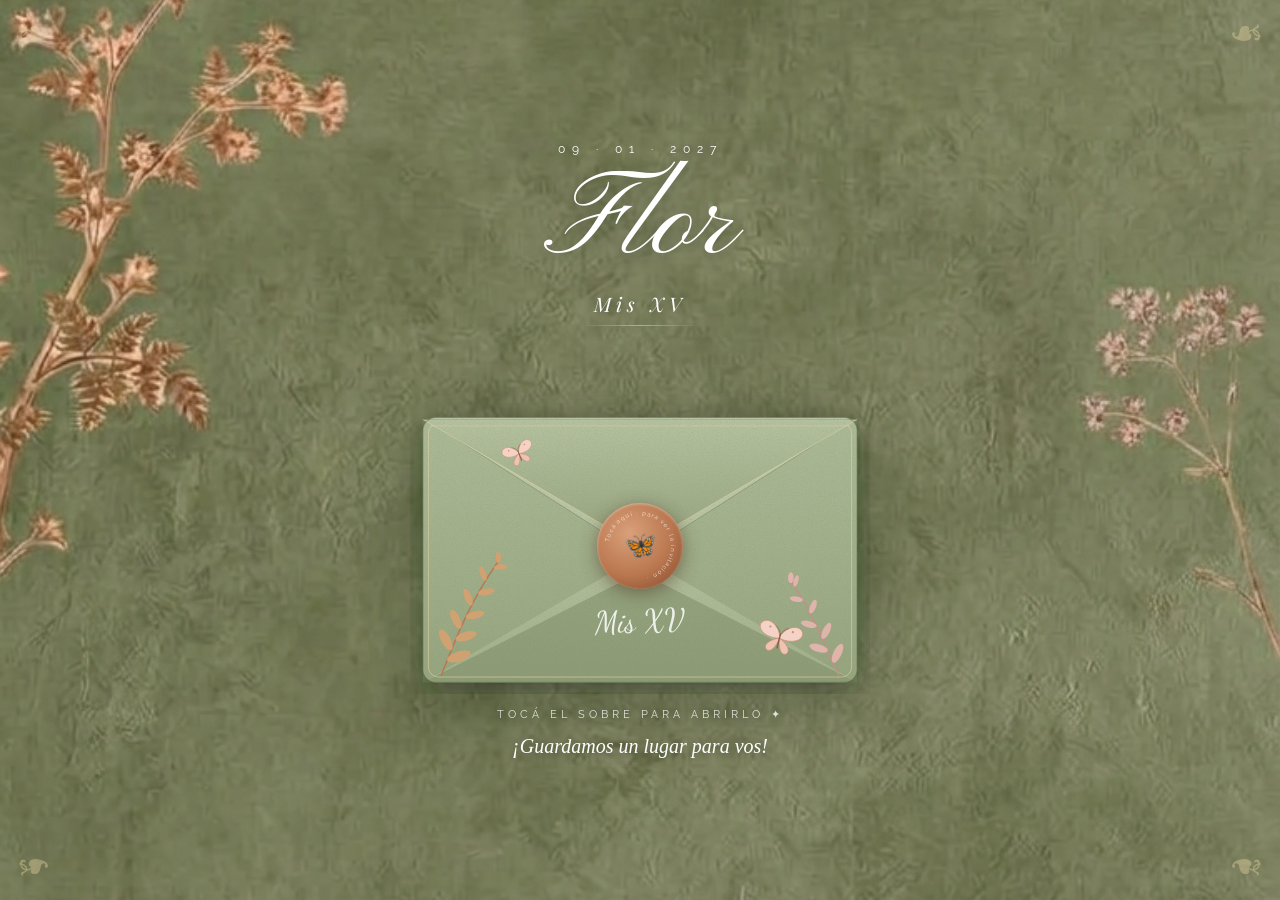
<file: index.html>
<!DOCTYPE html>
<html lang="es">
<head>
<meta charset="utf-8"/>
<meta content="width=device-width, initial-scale=1.0" name="viewport"/>
<title>Flor · Mis XV</title>
<link href="https://fonts.googleapis.com/css2?family=Playfair+Display:ital,wght@0,400;0,600;1,400;1,600&family=Cormorant+Garamond:ital,wght@0,300;0,400;1,400&family=IM+Fell+English:ital@0;1&family=Raleway:wght@300;400;500&family=Dancing+Script:wght@600;700&family=Pinyon+Script&display=swap" rel="stylesheet"/>
<style>
*,*::before,*::after{box-sizing:border-box;margin:0;padding:0;}
html,body{height:100%;overflow:hidden;}
:root{
  --rose-old:#b5737a;
  --rose-deep:#8b4a52;
  --gold:#c9a96e;
  --gold-light:#e8d5a3;
  --beige:#f5ece0;
  --beige2:#ede0cc;
  --cream:#fdf8f2;
  --text:#3a2a1e;
  --text2:#6b4e3d;
  --fucsia-lila:#96505a;
  --bordo:#5c1a1f; --bordo-light:#7a2b2b;
  --white:#ffffff;
  --cobre:#b9774f; --cobre-light:#d9a07a; --cobre-dark:#7d4328;
  --salvia-dark:#4b5c3f;
}
body{
  background-color:#7d8e68;
  background-image:url('bg-natali.png');
  background-size:cover;
  background-position:center;
  font-family:'Cormorant Garamond',serif;
  display:flex;flex-direction:column;align-items:center;
  justify-content:center;min-height:100vh;min-height:100dvh;
  position:relative;overflow:hidden;
  padding:16px;
}

/* PÉTALOS / CONFETTI dorado */
#petals{position:fixed;inset:0;pointer-events:none;z-index:1;}
.petal{position:absolute;top:-20px;animation:petalFall linear infinite;opacity:0;box-shadow:0 0 5px 1px rgba(255,255,255,.6);}
@keyframes petalFall{
  0%{transform:translateY(0) rotate(0deg) translateX(0);opacity:.55;}
  50%{transform:translateY(50vh) rotate(220deg) translateX(14px);opacity:.38;}
  100%{transform:translateY(108vh) rotate(400deg) translateX(-10px);opacity:0;}
}

/* ORNAMENTOS decorativos fijos */
.corner{position:fixed;font-size:clamp(28px,6vw,42px);color:var(--gold-light);opacity:.4;z-index:2;line-height:1;}
.corner-tl{top:14px;left:16px;}
.corner-tr{top:14px;right:16px;transform:scaleX(-1);}
.corner-bl{bottom:14px;left:16px;transform:scaleY(-1);}
.corner-br{bottom:14px;right:16px;transform:scale(-1);}

/* HEADER */
.header-area{
  text-align:center;margin-bottom:18px;
  opacity:0;animation:fadeUp 1s .2s forwards;
  position:relative;z-index:10;
}
.header-date{
  font-family:'Raleway',sans-serif;
  font-size:clamp(9px,2.5vw,12px);
  letter-spacing:7px;color:var(--white);
  text-transform:uppercase;margin-bottom:5px;text-shadow:0 1px 10px rgba(30,45,25,.45);
}
.header-name{
  font-family:'Pinyon Script',cursive;
  font-size:clamp(72px,21vw,120px);
  font-weight:400;
  color:var(--white);line-height:1.05;
  text-shadow:0 2px 20px rgba(30,45,25,.5);
}
.header-subtitle{
  font-family:'Playfair Display',serif;
  font-size:clamp(14px,3.8vw,20px);
  color:var(--white);letter-spacing:5px;margin-top:3px;
  font-style:italic;text-shadow:0 1px 10px rgba(30,45,25,.45);
}
.header-divider{
  width:120px;height:1px;margin:8px auto 0;
  background:linear-gradient(90deg,transparent,var(--gold),transparent);
}

/* ESCENA */
.scene{
  position:relative;
  width:min(88vw,460px);
  opacity:0;animation:fadeUp 1s .6s forwards;
  cursor:pointer;z-index:10;
}

/* HOJA */
.letter{
  position:absolute;
  left:13%;width:74%;
  top:26%;
  z-index:5;opacity:0;pointer-events:none;
  background:linear-gradient(175deg,#667a56 0%,var(--salvia-dark) 100%);
  border-radius:3px 3px 2px 2px;
  border:1px solid rgba(232,213,163,.55);
  box-shadow:0 -4px 28px rgba(139,74,82,.12),0 2px 12px rgba(0,0,0,.06);
  min-height:56%;
  display:flex;flex-direction:column;
  align-items:center;justify-content:center;
  gap:7px;padding:22px 14px 24px;
  text-align:center;overflow:visible;
}
.letter::before{
  content:'';position:absolute;top:13px;left:13px;right:13px;
  height:1px;background:linear-gradient(90deg,transparent,rgba(232,213,163,.6),transparent);
}
.letter::after{
  content:'';position:absolute;bottom:13px;left:13px;right:13px;
  height:1px;background:linear-gradient(90deg,transparent,rgba(232,213,163,.6),transparent);
}
/* esquinas decorativas en la hoja */
.letter-corner{position:absolute;font-size:14px;color:var(--gold-light);opacity:.8;line-height:1;}
.letter-corner.tl{top:6px;left:8px;}
.letter-corner.tr{top:6px;right:8px;}
.letter-corner.bl{bottom:6px;left:8px;}
.letter-corner.br{bottom:6px;right:8px;}

.letter-crown{font-size:clamp(18px,4vw,24px);opacity:.7;}
.letter-xv{
  font-family:'Playfair Display',serif;
  font-size:clamp(38px,10vw,58px);
  font-weight:600;
  color:var(--white);
  line-height:1;
  text-shadow:0 2px 14px rgba(0,0,0,.25);
}
.letter-name{
  font-family:'Pinyon Script',cursive;
  font-size:clamp(28px,7.5vw,42px);
  color:var(--white);line-height:1;
}
.letter-msg{
  font-family:'IM Fell English',serif;
  font-size:clamp(12px,3vw,15px);
  color:var(--white);letter-spacing:1px;
  font-style:italic;line-height:1.6;
  max-width:90%;
}
.letter-date{
  font-family:'Raleway',sans-serif;
  font-size:clamp(9px,2.3vw,11px);
  letter-spacing:4px;color:var(--white);
  text-transform:uppercase;margin-top:3px;
}

/* SVG SOBRE */
.envelope-wrap{position:relative;z-index:20;width:100%;}
.envelope-svg{width:100%;display:block;filter:drop-shadow(0 16px 30px rgba(25,40,20,.35));}
.flap{transform-box:fill-box;transform-origin:50% 0%;}

/* SELLO */
.seal-wrap{
  position:absolute;left:50%;bottom:30%;
  transform:translateX(-50%);z-index:25;
}
.seal-circle{
  width:clamp(70px,17vw,86px);height:clamp(70px,17vw,86px);
  border-radius:50%;
  background:radial-gradient(circle at 38% 35%,var(--cobre-light),var(--cobre) 55%,var(--cobre-dark));
  display:flex;align-items:center;justify-content:center;
  box-shadow:0 4px 18px rgba(60,30,15,.45),inset 0 1px 3px rgba(255,255,255,.4);
  position:relative;
}
.seal-icon{font-size:clamp(20px,5vw,26px);position:relative;z-index:2;}

/* ANIMACIONES */
@keyframes flapOpen{0%{transform:rotateX(0);}100%{transform:rotateX(-175deg);}}
@keyframes sealPop{
  0%{transform:translateX(-50%) scale(1);opacity:1;}
  35%{transform:translateX(-50%) scale(1.18);opacity:.7;}
  100%{transform:translateX(-50%) scale(0);opacity:0;}
}
@keyframes letterRise{
  0%{transform:translateY(0) scale(.97);opacity:0;}
  20%{opacity:1;}
  100%{transform:translateY(-52%) scale(1);opacity:1;}
}
@keyframes envelopeExit{to{transform:scale(.88) translateY(16px);opacity:0;}}
@keyframes fadeUp{from{opacity:0;transform:translateY(18px);}to{opacity:1;transform:translateY(0);}}

.opening .flap     {animation:flapOpen   1.1s .1s  cubic-bezier(.4,0,.2,1) forwards;}
.opening .seal-wrap{animation:sealPop    .55s .05s ease-in forwards;}
.opening .letter   {animation:letterRise 1.4s .9s  cubic-bezier(.2,.8,.3,1) forwards;}
.done              {animation:envelopeExit .55s .1s ease-in forwards;}

.scene:not(.opening) .seal-wrap{transition:transform .2s;}
.scene:hover:not(.opening) .seal-wrap{transform:translateX(-50%) scale(1.08);}

/* HINT */
.tap-hint{
  margin-top:14px;text-align:center;
  font-family:'Raleway',sans-serif;font-size:clamp(9px,2.5vw,11px);
  letter-spacing:4px;color:rgba(255,255,255,.8);text-transform:uppercase;text-shadow:0 1px 8px rgba(30,45,25,.5);
  opacity:0;animation:fadeUp .9s 1.2s forwards;
  position:relative;z-index:10;transition:opacity .3s;
}
.footer-text{
  margin-top:14px;text-align:center;
  font-family:'IM Fell English',serif;
  font-size:clamp(15px,3.8vw,20px);
  font-style:italic;color:var(--white);text-shadow:0 1px 10px rgba(30,45,25,.5);
  opacity:0;animation:fadeUp .9s .9s forwards;
  position:relative;z-index:10;
}
#overlay{
  position:fixed;inset:0;
  background:linear-gradient(160deg,#f5ece0,#fdf8f2);
  opacity:0;pointer-events:none;z-index:100;transition:opacity .65s ease;
}
#overlay.fade-in{opacity:1;pointer-events:all;}
</style>
</head>
<body>
<div id="petals"></div>

<div id="overlay"></div>

<!-- Esquinas decorativas estilo Luis XV -->
<div class="corner corner-tl">❧</div>
<div class="corner corner-tr">❧</div>
<div class="corner corner-bl">❧</div>
<div class="corner corner-br">❧</div>

<div class="header-area">
  <p class="header-date">09 · 01 · 2027</p>
  <h1 class="header-name">Flor</h1>
  <p class="header-subtitle" style="opacity:0;animation:fadeUp .9s .5s forwards;">Mis XV</p>
  <div class="header-divider"></div>
</div>

<div class="scene" id="scene" onclick="openEnvelope()">

  <!-- HOJA -->
  <div class="letter" id="letter">
    <span class="letter-corner tl">✦</span>
    <span class="letter-corner tr">✦</span>
    <span class="letter-corner bl">✦</span>
    <span class="letter-corner br">✦</span>
    <span class="letter-crown">👑</span>
    <span class="letter-xv">XV</span>
    <span class="letter-name">Flor</span>
    <span class="letter-msg">Te invito a compartir<br/>la noche más especial<br/>de mi vida</span>
    <span class="letter-date">Sábado 9 de Enero · 2027</span>
  </div>

  <!-- SELLO -->
  <div class="seal-wrap" id="seal-wrap">
    <div class="seal-circle">
      <svg viewBox="0 0 86 86" style="position:absolute;inset:0;width:100%;height:100%;">
        <defs>
          <path id="cp" d="M43,43 m-31,0 a31,31 0 1,1 62,0 a31,31 0 1,1 -62,0"/>
        </defs>
        <text font-family="Raleway,sans-serif" font-size="6" fill="rgba(253,248,242,0.85)" letter-spacing="1.2">
          <textPath href="#cp" startOffset="2%">Tocá aquí · para ver la invitación ·</textPath>
        </text>
      </svg>
      <span class="seal-icon">🦋</span>
    </div>
  </div>

  <!-- SVG SOBRE -->
  <div class="envelope-wrap" id="envelope-wrap">
    <svg class="envelope-svg" viewBox="0 0 500 380" xmlns="http://www.w3.org/2000/svg">
      <defs>
        <linearGradient id="envG" x1="0" y1="0" x2="0" y2="1">
          <stop offset="0%" stop-color="#c4cfb1"/>
          <stop offset="100%" stop-color="#a2af8a"/>
        </linearGradient>
        <linearGradient id="flapG" x1="0" y1="0" x2="0" y2="1">
          <stop offset="0%" stop-color="#b5c19f"/>
          <stop offset="100%" stop-color="#95a37e"/>
        </linearGradient>
        <filter id="sh">
          <feDropShadow dx="0" dy="10" stdDeviation="14" flood-color="rgba(25,40,20,0.3)"/>
        </filter>
        <!-- textura de papel / yeso -->
        <filter id="grain" x="0" y="0" width="100%" height="100%">
          <feTurbulence type="fractalNoise" baseFrequency=".85" numOctaves="3" seed="7" result="n"/>
          <feColorMatrix in="n" type="matrix" values="0 0 0 0 .22  0 0 0 0 .3  0 0 0 0 .16  0 0 0 .9 -.38" result="t"/>
          <feComposite in="t" in2="SourceAlpha" operator="in"/>
        </filter>
        <!-- mariposa -->
        <g id="bf">
          <path d="M0,0 C-6,-16 -22,-20 -26,-10 C-28,-2 -16,6 0,2 Z" fill="#f4d3c6" stroke="#c98f77" stroke-width=".8"/>
          <path d="M0,2 C-10,6 -18,14 -12,19 C-6,22 -1,12 0,2 Z" fill="#efc2b2" stroke="#c98f77" stroke-width=".8"/>
          <path d="M0,0 C6,-16 22,-20 26,-10 C28,-2 16,6 0,2 Z" fill="#f4d3c6" stroke="#c98f77" stroke-width=".8"/>
          <path d="M0,2 C10,6 18,14 12,19 C6,22 1,12 0,2 Z" fill="#efc2b2" stroke="#c98f77" stroke-width=".8"/>
          <circle cx="-14" cy="-9" r="1.3" fill="#c98f77"/><circle cx="14" cy="-9" r="1.3" fill="#c98f77"/>
          <path d="M0,-3 L0,14" stroke="#8a5a45" stroke-width="1.6" stroke-linecap="round"/>
          <path d="M0,-3 C-3,-9 -6,-11 -8,-12 M0,-3 C3,-9 6,-11 8,-12" fill="none" stroke="#8a5a45" stroke-width=".7"/>
        </g>
      </defs>
      <!-- Cuerpo -->
      <rect x="14" y="80" width="472" height="288" rx="14" fill="url(#envG)" filter="url(#sh)"/>
      <rect x="14" y="80" width="472" height="288" rx="14" fill="#fff" filter="url(#grain)" opacity=".55"/>
      <!-- Triángulos doblez -->
      <polygon points="14,80  250,230  14,368" fill="#7f8f69" opacity=".35"/>
      <polygon points="486,80 250,230 486,368" fill="#7f8f69" opacity=".35"/>
      <polygon points="14,368 250,248 486,368" fill="#6f7f5a" opacity=".42"/>
      <!-- Líneas doblez -->
      <line x1="14"  y1="80" x2="250" y2="230" stroke="rgba(60,80,45,.28)" stroke-width="1"/>
      <line x1="486" y1="80" x2="250" y2="230" stroke="rgba(60,80,45,.28)" stroke-width="1"/>
      <!-- Detalle dorado: filete en el borde -->
      <rect x="20" y="86" width="460" height="276" rx="11" fill="none" stroke="rgba(232,213,163,.6)" stroke-width="1"/>
      <!-- Ramas botánicas -->
      <g>
        <path d="M34,360 C48,325 62,285 96,236" fill="none" stroke="#b9774f" stroke-width="1.6" stroke-linecap="round"/>
        <ellipse cx="53.1" cy="339.7" rx="13.4" ry="5.4" transform="rotate(-18 53.1 339.7)" fill="#d3a070" opacity=".95"/>
        <ellipse cx="38.9" cy="321.5" rx="12.7" ry="5.1" transform="rotate(-118 38.9 321.5)" fill="#d3a070" opacity=".95"/>
        <ellipse cx="61.0" cy="317.7" rx="12.0" ry="4.8" transform="rotate(-17 61.0 317.7)" fill="#d3a070" opacity=".95"/>
        <ellipse cx="49.8" cy="299.2" rx="11.3" ry="4.5" transform="rotate(-116 49.8 299.2)" fill="#d3a070" opacity=".95"/>
        <ellipse cx="70.6" cy="294.5" rx="10.5" ry="4.2" transform="rotate(-14 70.6 294.5)" fill="#d3a070" opacity=".95"/>
        <ellipse cx="63.1" cy="275.2" rx="9.8" ry="3.9" transform="rotate(-112 63.1 275.2)" fill="#d3a070" opacity=".95"/>
        <ellipse cx="82.9" cy="269.5" rx="9.1" ry="3.6" transform="rotate(-10 82.9 269.5)" fill="#d3a070" opacity=".95"/>
        <ellipse cx="79.4" cy="249.5" rx="8.3" ry="3.3" transform="rotate(-108 79.4 249.5)" fill="#d3a070" opacity=".95"/>
        <ellipse cx="98.6" cy="242.5" rx="7.6" ry="3.0" transform="rotate(-6 98.6 242.5)" fill="#d3a070" opacity=".95"/>
        <ellipse cx="96" cy="232" rx="3" ry="6" fill="#d3a070"/>
      </g>
      <g>
        <path d="M466,360 C452,330 440,296 414,258" fill="none" stroke="#c58f86" stroke-width="1.6" stroke-linecap="round"/>
        <ellipse cx="464.7" cy="336.2" rx="11.2" ry="4.5" transform="rotate(-64 464.7 336.2)" fill="#e3b4ad" opacity=".95"/>
        <ellipse cx="444.2" cy="330.6" rx="10.4" ry="4.2" transform="rotate(-164 444.2 330.6)" fill="#e3b4ad" opacity=".95"/>
        <ellipse cx="452.5" cy="311.8" rx="9.6" ry="3.8" transform="rotate(-64 452.5 311.8)" fill="#e3b4ad" opacity=".95"/>
        <ellipse cx="433.5" cy="304.7" rx="8.8" ry="3.5" transform="rotate(-166 433.5 304.7)" fill="#e3b4ad" opacity=".95"/>
        <ellipse cx="438.0" cy="285.5" rx="8.0" ry="3.2" transform="rotate(-68 438.0 285.5)" fill="#e3b4ad" opacity=".95"/>
        <ellipse cx="419.9" cy="277.3" rx="7.2" ry="2.9" transform="rotate(-171 419.9 277.3)" fill="#e3b4ad" opacity=".95"/>
        <ellipse cx="419.6" cy="257.6" rx="6.4" ry="2.5" transform="rotate(-73 419.6 257.6)" fill="#e3b4ad" opacity=".95"/>
        <ellipse cx="414" cy="254" rx="3" ry="6" fill="#e3b4ad"/>
      </g>
      <use href="#bf" transform="translate(402,318) rotate(14) scale(.9)"/>
      <!-- FLAP -->
      <g class="flap" style="transform-origin:250px 80px;">
        <polygon points="14,82 250,220 486,82" fill="url(#flapG)"/>
        <polygon points="14,82 250,220 486,82" fill="#fff" filter="url(#grain)" opacity=".55"/>
        <polyline points="14,82 250,220 486,82" fill="none" stroke="rgba(232,213,163,.55)" stroke-width="1"/>
        <line x1="14" y1="82" x2="486" y2="82" stroke="rgba(60,80,45,.2)" stroke-width="1"/>
        <line x1="22" y1="89" x2="478" y2="89" stroke="rgba(232,213,163,.45)" stroke-width=".8"/>
        <use href="#bf" transform="translate(118,118) rotate(-22) scale(.65)"/>
      </g>
      <!-- Borde exterior -->
      <rect x="14" y="80" width="472" height="288" rx="14" fill="none" stroke="rgba(60,80,45,.3)" stroke-width="1.5"/>
      <!-- "Mis XV" manuscrita -->
      <text x="250" y="312" text-anchor="middle"
        font-family="'Dancing Script',cursive" font-size="34"
        fill="rgba(255,255,255,.85)" transform="rotate(-2,250,312)">Mis XV</text>
    </svg>
  </div>

</div>

<p class="tap-hint" id="tap-hint">tocá el sobre para abrirlo ✦</p>
<p class="footer-text">¡Guardamos un lugar para vos!</p>

<script>
(function(){
  const c=document.getElementById('petals');
  /* pétalos: tono rosa viejo + dorado + beige */
  const formas=[
    {w:7,h:10,br:'50% 40% 55% 35%'},  /* pétalos */
    {w:5,h:5,br:'50%'},                /* círculos */
    {w:6,h:2,br:'2px'},               /* confetti rectángulo */
  ];
  const cols=['#e8c766','#f5deb3','#fff8dc','#d4af37','#ffffff','#c0c0c0','#f0e68c'];
  for(let i=0;i<32;i++){
    const p=document.createElement('div');p.className='petal';
    const f=formas[Math.floor(Math.random()*formas.length)];
    const s=.7+Math.random()*.8;
    p.style.cssText=[
      'left:'+(Math.random()*100)+'vw',
      'width:'+(f.w*s)+'px','height:'+(f.h*s)+'px',
      'background:'+cols[Math.floor(Math.random()*cols.length)],
      'border-radius:'+f.br,
      'animation-duration:'+(6+Math.random()*8)+'s',
      'animation-delay:'+(-Math.random()*9)+'s',
    ].join(';');
    c.appendChild(p);
  }
})();

let opened=false;
function openEnvelope(){
  if(opened)return;
  opened=true;
  document.getElementById('tap-hint').style.opacity='0';
  const scene=document.getElementById('scene');
  const letter=document.getElementById('letter');
  const envWrap=document.getElementById('envelope-wrap');
  scene.classList.add('opening');
  setTimeout(()=>{letter.style.zIndex='35';envWrap.style.zIndex='15';},900);
  setTimeout(()=>{
    scene.classList.add('done');
    document.getElementById('overlay').classList.add('fade-in');
    setTimeout(()=>{window.location.href='invitacion.html';},750);
  },3500);
}
</script>
</body>
</html>
</file>
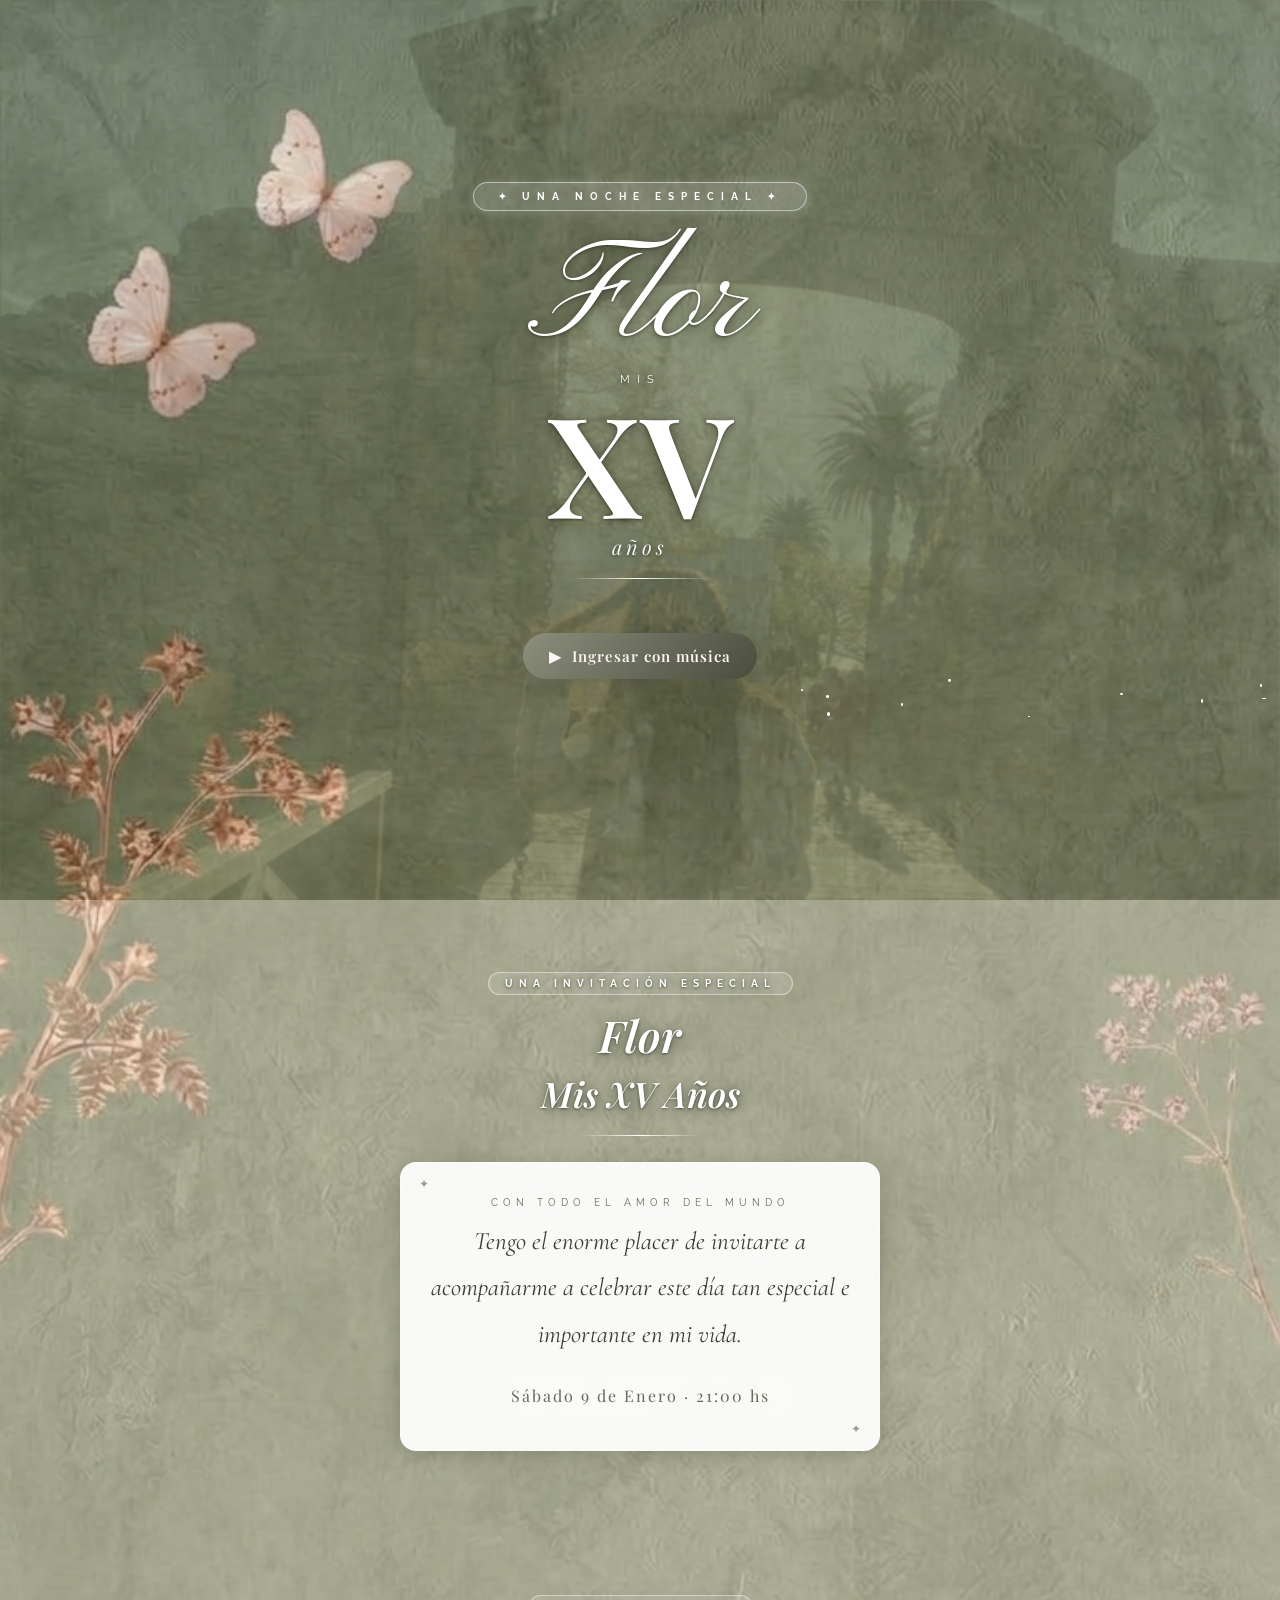
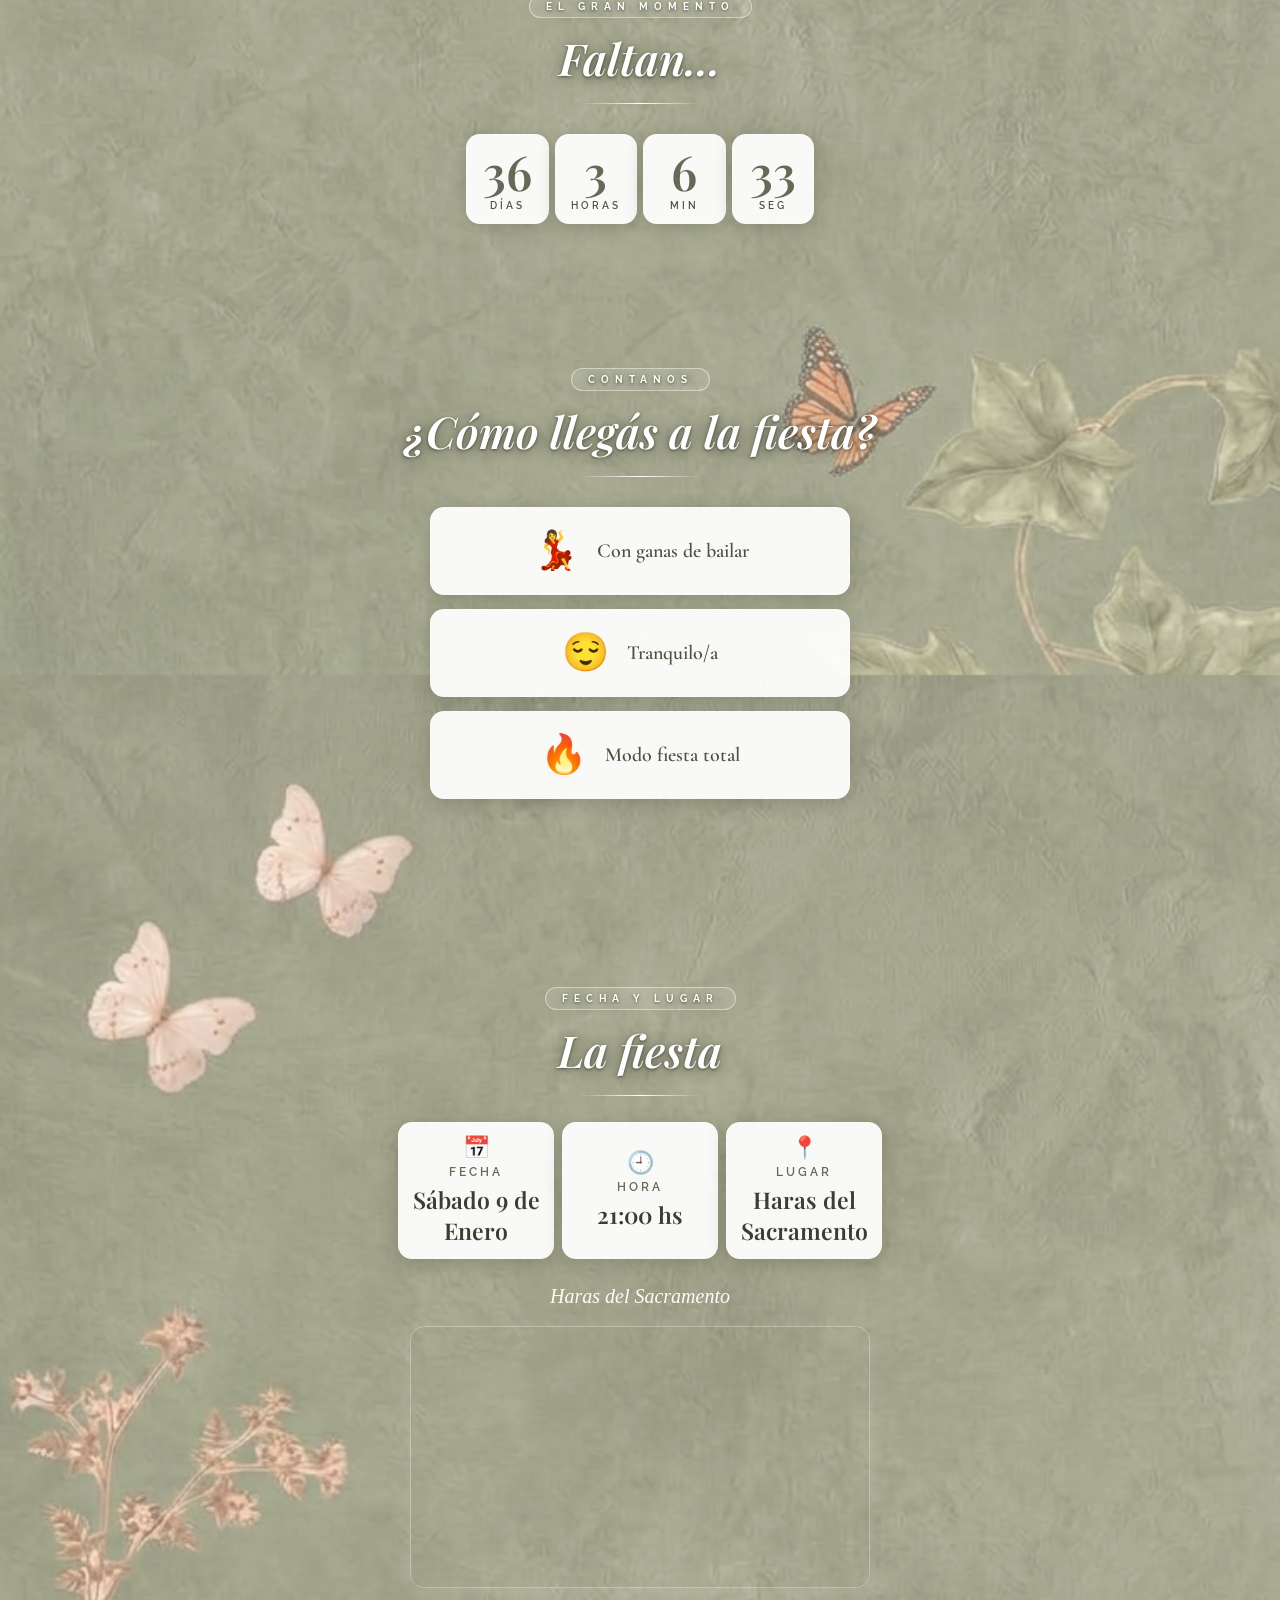
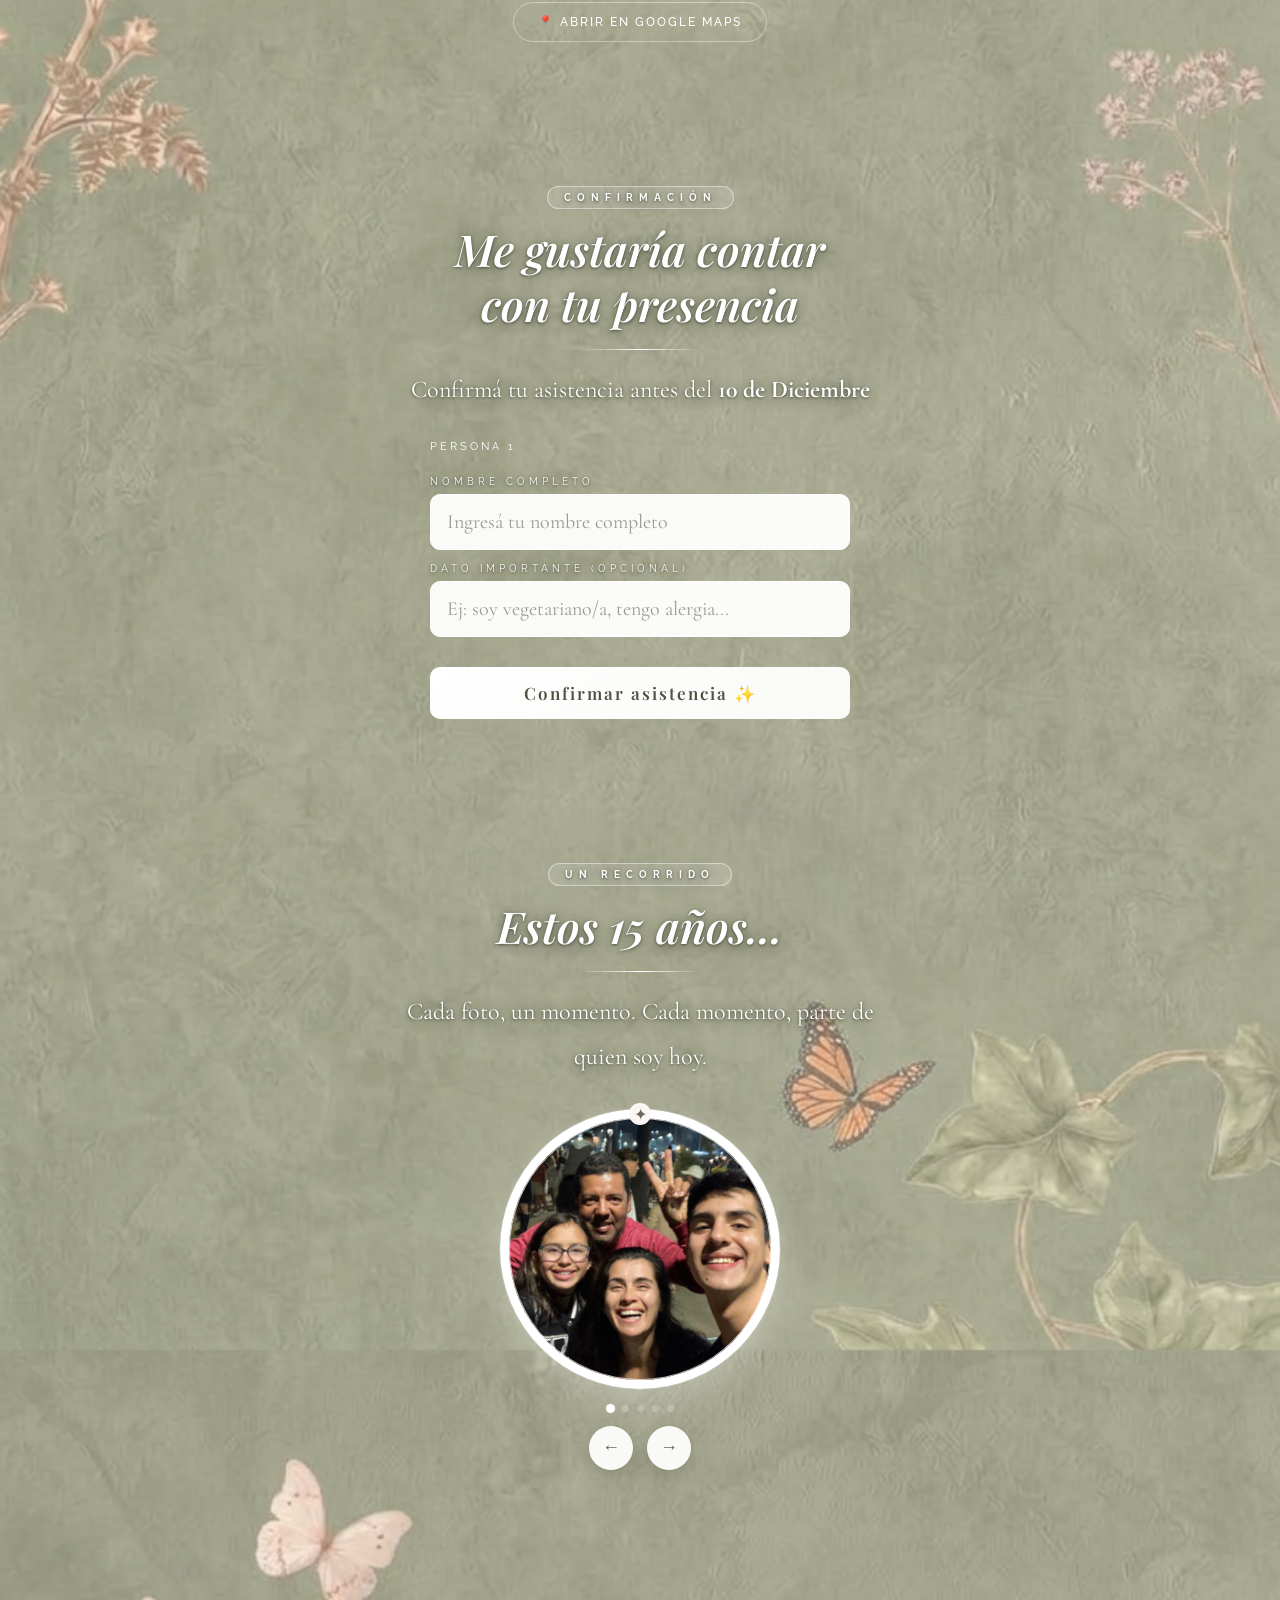
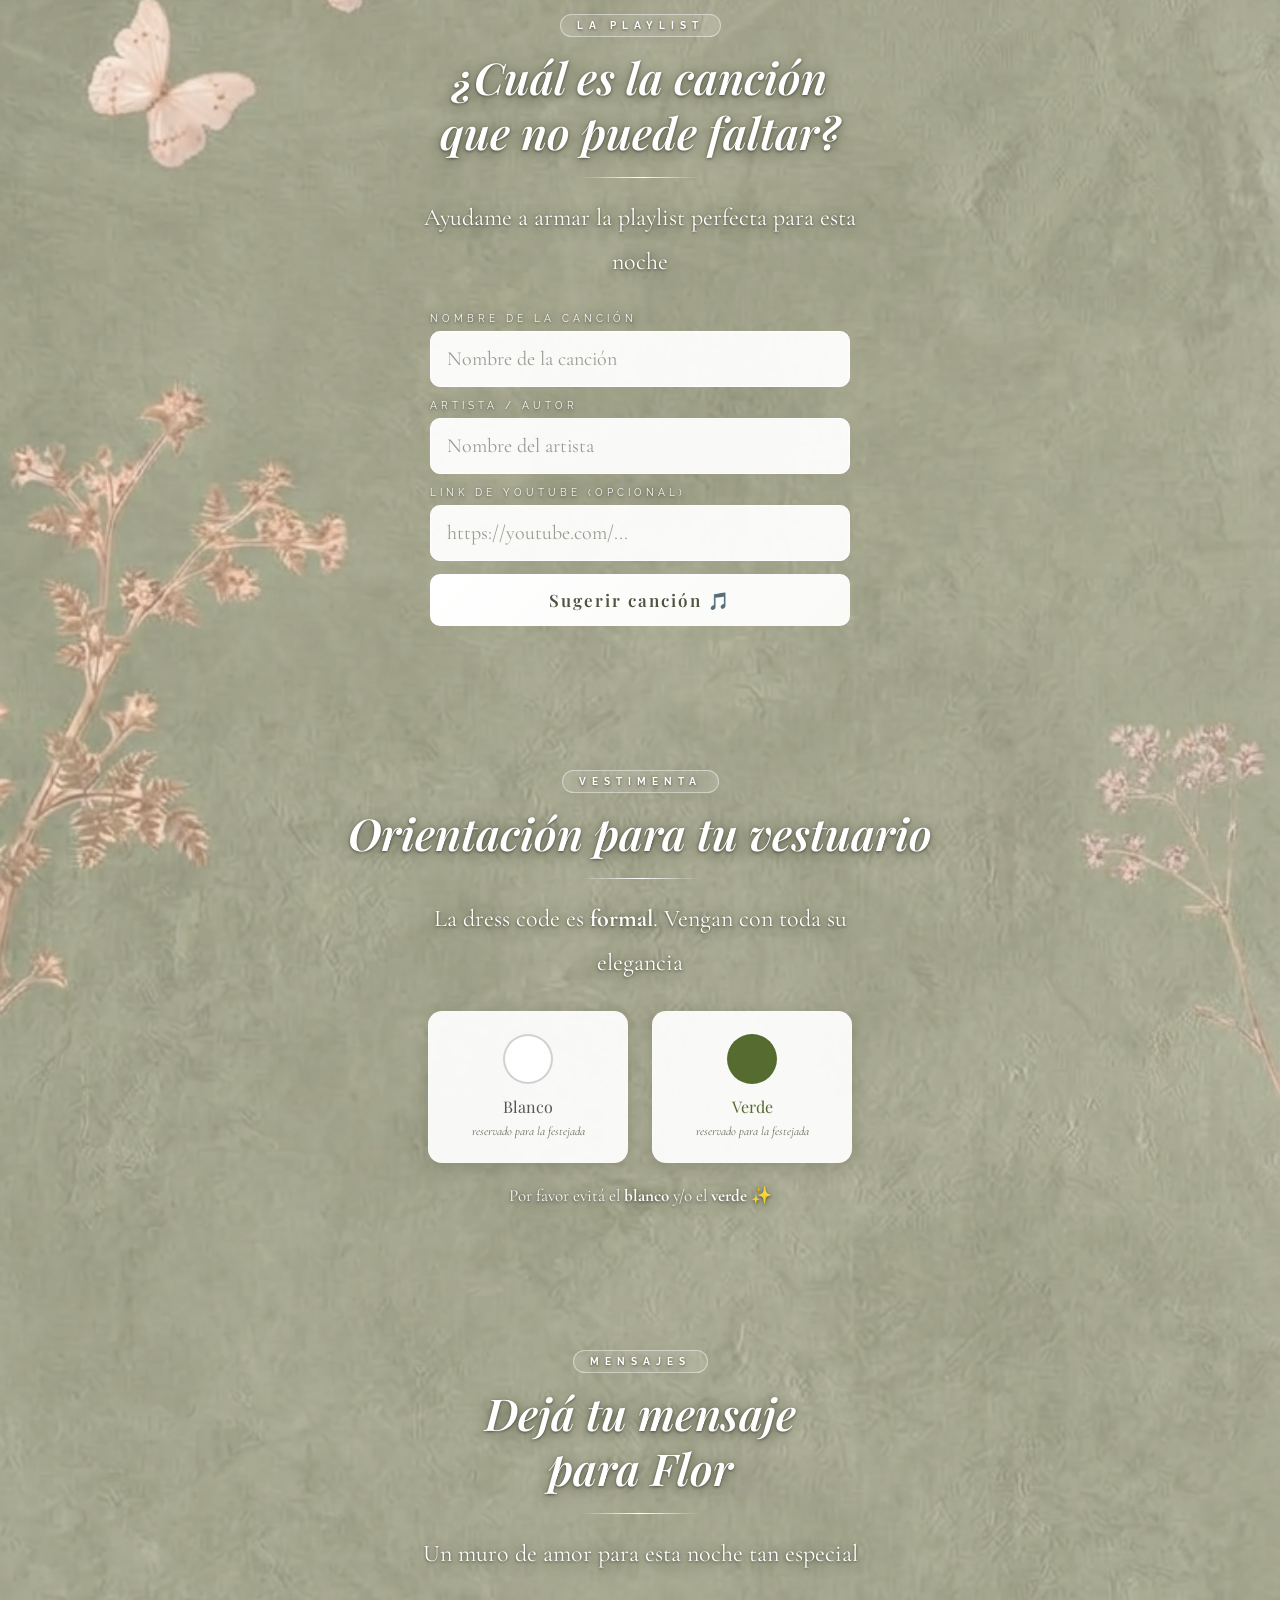
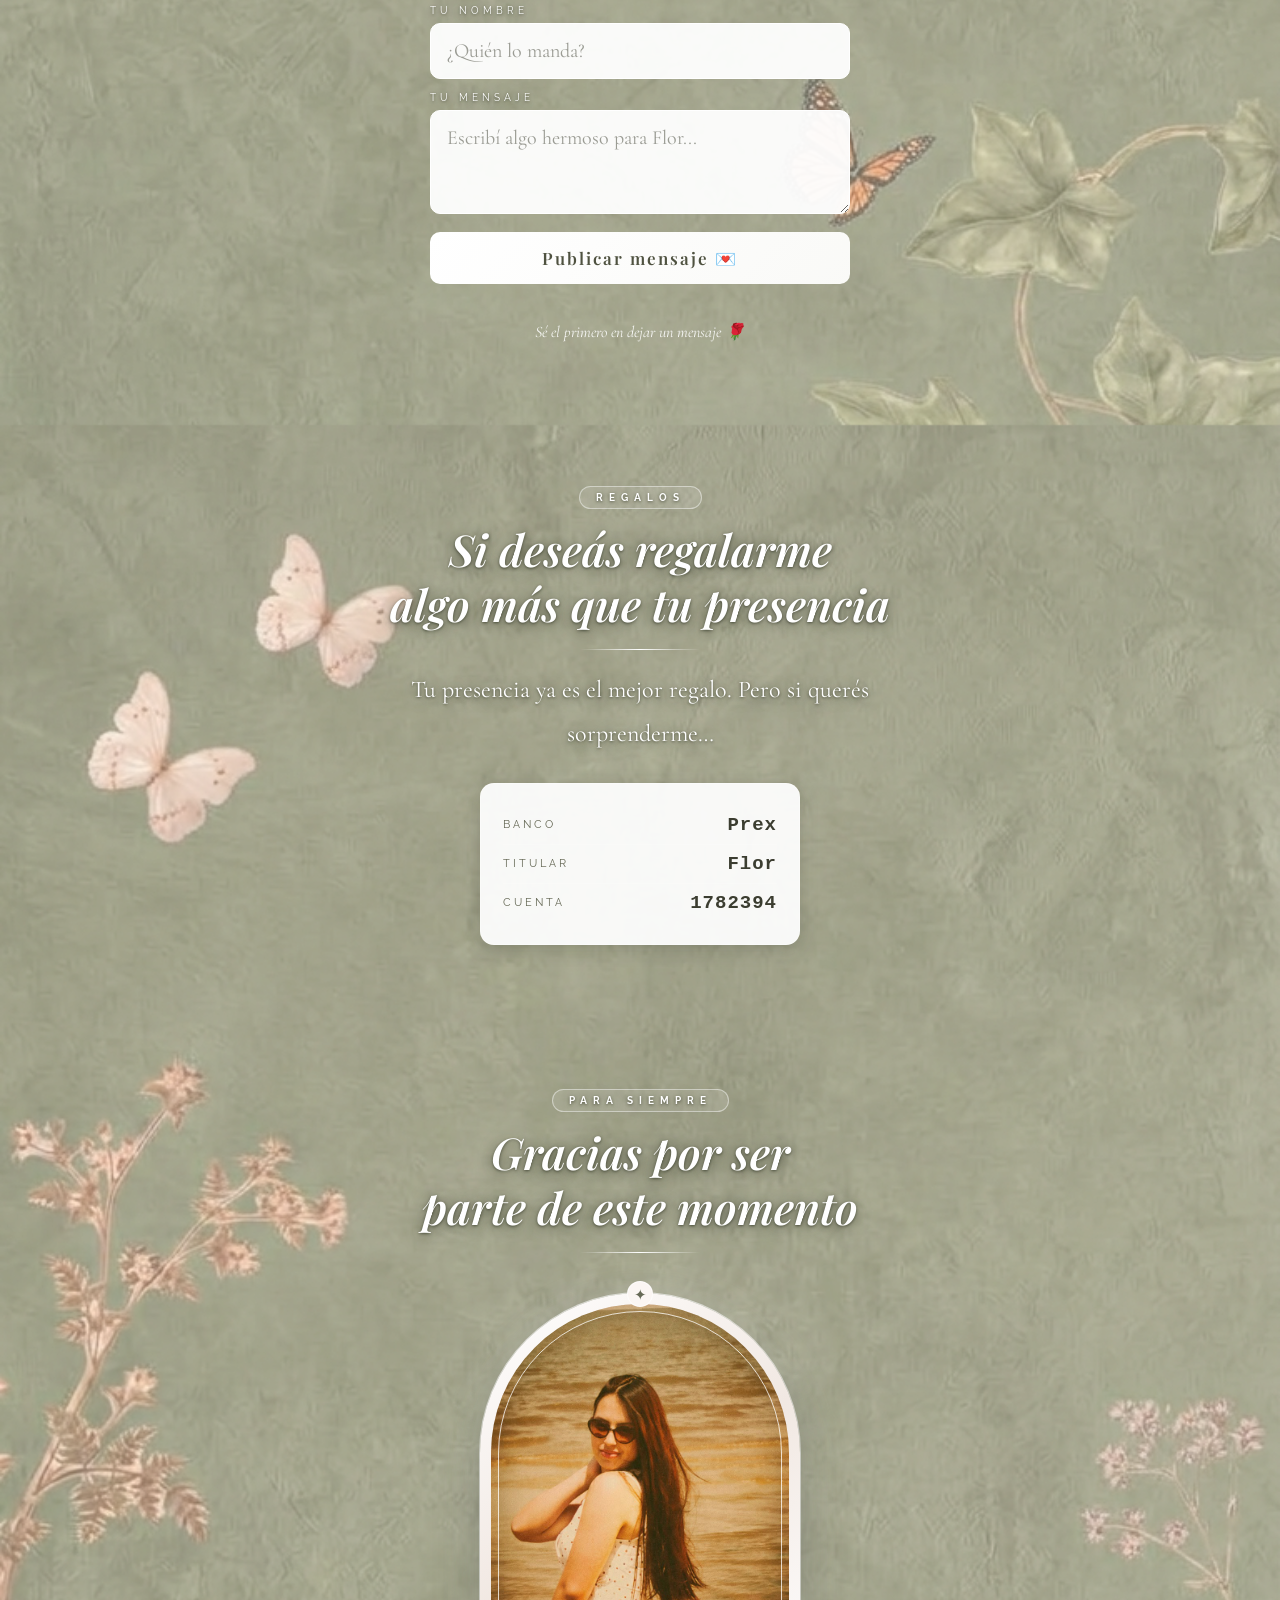
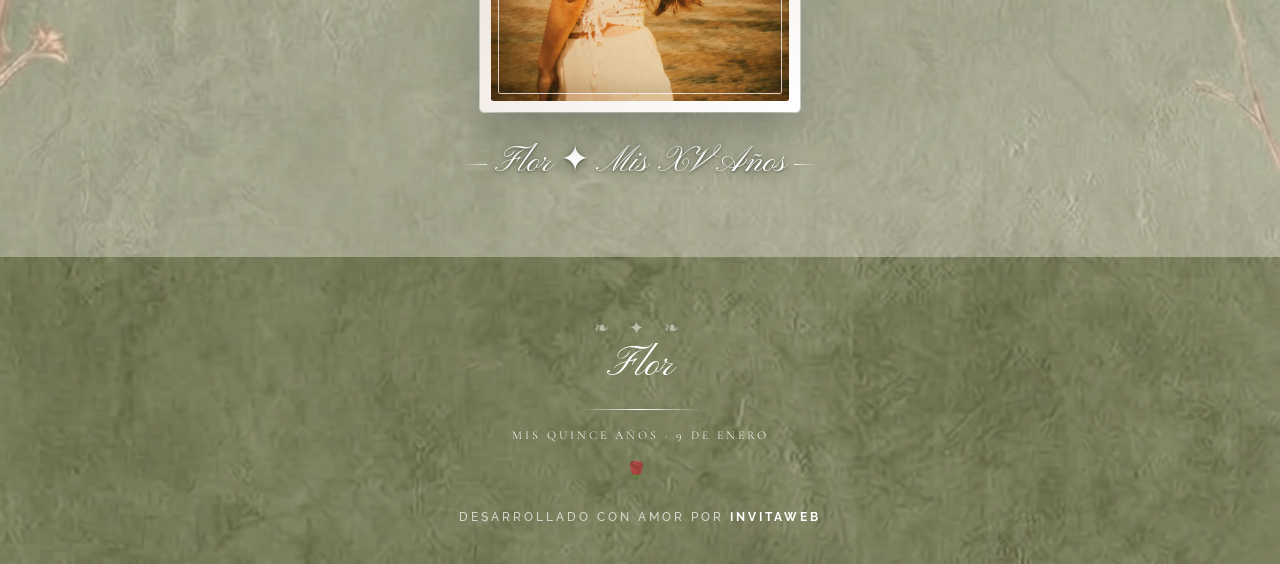
<file: invitacion.html>
<!DOCTYPE html>
<html lang="es">
<head>
<meta charset="utf-8"/>
<meta content="width=device-width, initial-scale=1.0" name="viewport"/>
<title>Mis XV – Flor</title>
<meta content="Mis XV – Flor 🌹" property="og:title"/>
<meta content="¡Estás invitado/a a mis XV años! Sábado 9 de Enero · 21:00 hs" property="og:description"/>
<link href="https://fonts.googleapis.com/css2?family=Playfair+Display:ital,wght@0,400;0,600;1,400;1,600&family=Cormorant+Garamond:ital,wght@0,300;0,400;0,500;1,300;1,400&family=IM+Fell+English:ital@0;1&family=Raleway:wght@300;400;500&family=Dancing+Script:wght@600;700&family=Pinyon+Script&display=swap" rel="stylesheet"/>
<link href="styles.css" rel="stylesheet"/>
<style>
/* Mensajes largos: que bajen de línea en vez de salirse de la pantalla */
.messages-grid{max-width:100%;min-width:0;}
.msg-card{max-width:100%;min-width:0;box-sizing:border-box;overflow:hidden;}
.msg-author,.msg-text{max-width:100%;white-space:pre-wrap;overflow-wrap:anywhere;word-break:break-word;}
</style>
</head>
<body>
<div id="petals"></div>

<audio id="bg-audio" loop="">
<source src="https://www.dropbox.com/scl/fi/rh0qmie93x6ku0ab68xy7/beabadoobee-Glue-Song-Official-Music-Video.mp3?rlkey=zd44i51u4s9b6aph5uduyo4s8&st=zehzdgxe&dl=0&raw=1" type="audio/mpeg"/>
</audio>

<!-- ═══ HERO ═══ -->
<section id="hero">
<div id="hero-bg-photo"></div>
<div class="hero-badge">✦ una noche especial ✦</div>
<h1 class="hero-name">Flor</h1>
<p class="hero-pre">Mis</p>
<div class="hero-xv">XV</div>
<p class="hero-anos">años</p>
<div class="hero-divider"></div>
<div class="music-btn-wrap">
<button class="btn-music" id="musicBtn" onclick="toggleMusic()">
<span id="musicIcon">▶</span>
<span id="musicLabel">Ingresar con música</span>
</button>
<div class="audio-playing" id="audioAnim">
<div class="bar-anim" style="animation-delay:0s;height:5px;"></div>
<div class="bar-anim" style="animation-delay:.12s;height:9px;"></div>
<div class="bar-anim" style="animation-delay:.24s;height:13px;"></div>
<div class="bar-anim" style="animation-delay:.12s;height:9px;"></div>
<div class="bar-anim" style="animation-delay:0s;height:5px;"></div>
<span style="margin-left:8px;">Beabadoobee - Glue Song</span>
</div>
</div>
</section>

<!-- ═══ INVITACIÓN ═══ -->
<section class="section s-dark" id="invitacion">
<span class="sec-tag">una invitación especial</span>
<h2 class="sec-title"><span style="color:var(--fucsia-lila);">Flor</span><br/><em style="font-size:.8em;color:var(--gold);">Mis XV Años</em></h2>
<div class="gold-line"></div>
<div class="invite-card">
<p class="invite-who">Con todo el amor del mundo</p>
<p class="invite-text">Tengo el enorme placer de invitarte a acompañarme a celebrar este día tan especial e importante en mi vida.</p>
<div class="invite-date">Sábado 9 de Enero · 21:00 hs</div>
</div>
</section>

<!-- ═══ COUNTDOWN ═══ -->
<section class="section" id="countdown-section">
<span class="sec-tag">el gran momento</span>
<h2 class="sec-title" id="countdownTitle">Faltan...</h2>
<div class="gold-line"></div>
<div class="countdown-grid" id="countdownGrid">
<div class="count-box"><span class="count-num" id="cd-days">--</span><span class="count-label">Días</span></div>
<div class="count-box"><span class="count-num" id="cd-hours">--</span><span class="count-label">Horas</span></div>
<div class="count-box"><span class="count-num" id="cd-mins">--</span><span class="count-label">Min</span></div>
<div class="count-box"><span class="count-num" id="cd-secs">--</span><span class="count-label">Seg</span></div>
</div>
<div id="event-arrived">🌹 ¡Esta noche es la noche! 🌹</div>
</section>

<!-- ═══ MOOD ═══ -->
<section class="section s-rose">
<span class="sec-tag">contanos</span>
<h2 class="sec-title">¿Cómo llegás a la fiesta?</h2>
<div class="gold-line"></div>
<div class="mood-grid mood-grid-vertical">
<button class="mood-btn mood-btn-centered" onclick="selectMood(this,'¡Así me gusta! ¡Con toda la energía! 💃')">
<span class="mood-icon">💃</span><span class="mood-label">Con ganas de bailar</span>
</button>
<button class="mood-btn mood-btn-centered" onclick="selectMood(this,'Perfecto, también hay lugar para descansar 😌')">
<span class="mood-icon">😌</span><span class="mood-label">Tranquilo/a</span>
</button>
<button class="mood-btn mood-btn-centered" onclick="selectMood(this,'¡Genial, va a ser una noche a pura fiesta! 🎉🔥')">
<span class="mood-icon">🔥</span><span class="mood-label">Modo fiesta total</span>
</button>
</div>
<p id="mood-response"></p>
</section>

<!-- ═══ LUGAR ═══ -->
<section class="section s-dark">
<span class="sec-tag">fecha y lugar</span>
<h2 class="sec-title">La fiesta</h2>
<div class="gold-line"></div>
<div class="lugar-info">
<div class="lugar-detail"><span class="ld-icon">📅</span><span class="ld-label">Fecha</span><span class="ld-val">Sábado 9 de Enero</span></div>
<div class="lugar-detail"><span class="ld-icon">🕘</span><span class="ld-label">Hora</span><span class="ld-val">21:00 hs</span></div>
<div class="lugar-detail"><span class="ld-icon">📍</span><span class="ld-label">Lugar</span><span class="ld-val">Haras del Sacramento</span></div>
</div>
<p style="margin-top:6px;font-family:'IM Fell English',serif;font-style:italic;font-size:clamp(17px,3.8vw,20px);color:var(--text2);">Haras del Sacramento</p>
  <div class="map-embed-wrap">
<iframe src="https://www.google.com/maps?q=Haras+del+Sacramento&output=embed" width="100%" height="260" style="border:0;" allowfullscreen="" loading="lazy" referrerpolicy="no-referrer-when-downgrade"></iframe>
</div>
<a class="btn-add-more" style="display:inline-block;margin-top:14px;text-decoration:none;" href="https://www.google.com/maps/search/?api=1&query=Haras+del+Sacramento" target="_blank" rel="noopener">📍 Abrir en Google Maps</a>
</section>

<!-- ═══ RSVP ═══ -->
<section class="section">
<span class="sec-tag">confirmación</span>
<h2 class="sec-title">Me gustaría contar<br/>con tu presencia</h2>
<div class="gold-line"></div>
<p class="sec-body">Confirmá tu asistencia antes del <strong style="color:var(--gold)">10 de Diciembre</strong></p>
<div id="rsvp-wrap">
<div id="rsvp-forms-container">
<div class="rsvp-form rsvp-person-form" id="rsvp-form-0">
<p class="rsvp-person-label">Persona 1</p>
<div><label class="field-label">Nombre completo</label><input class="rsvp-input rsvp-name-input" placeholder="Ingresá tu nombre completo" type="text"/></div>
<div><label class="field-label">Dato importante (opcional)</label><input class="rsvp-input rsvp-dato-input" placeholder="Ej: soy vegetariano/a, tengo alergia..." type="text"/></div>
</div>
</div>
<div style="max-width:420px;margin:12px auto 0;display:flex;gap:10px;flex-direction:column;">
<div style="position:relative;">
  <div class="party-burst" id="party-burst"></div>
  <button class="btn-gold" id="rsvp-btn" onclick="submitRSVP()">Confirmar asistencia ✨</button>
</div>
<div class="progress-wrap" id="rsvp-progress-wrap">
  <div class="progress-bar" id="rsvp-progress-bar"></div>
</div>
<p class="sheet-loading" id="rsvp-loading">Enviando...</p>
</div>
</div>
<div class="success-box" id="rsvp-success" style="position:relative;">
  <div class="music-burst" id="party-burst-success"></div>
  <div class="song-success-content">
    <div class="vinyl-spin">🌹</div>
    <p class="song-success-headline">¡Confirmado!</p>
    <p class="success-msg" id="rsvp-thanks-msg"></p>
    <button class="btn-add-more" onclick="showAddMore()">¿Olvidaste a alguien? Agregar más →</button>
  </div>
</div>
<div id="rsvp-add-more" style="display:none;max-width:420px;margin:20px auto 0;">
  <div id="rsvp-extra-container"></div>
  <div style="display:flex;gap:10px;flex-direction:column;margin-top:10px;">
    <button class="btn-gold" id="rsvp-extra-btn" onclick="submitExtra()">Confirmar ✨</button>
    <p class="sheet-loading" id="rsvp-extra-loading">Enviando...</p>
  </div>
</div>
</section>

<!-- ═══ SLIDESHOW ═══ -->
<section class="section s-dark" id="slideshow-section">
<span class="sec-tag">un recorrido</span>
<h2 class="sec-title">Estos 15 años...</h2>
<div class="gold-line"></div>
<p class="sec-body">Cada foto, un momento. Cada momento, parte de quien soy hoy.</p>
<div class="slides-wrap">
<div class="slide active">
<div class="slide-photo"><div class="slide-photo-inner"><img alt="Foto 1" onerror="handleSlideImgError(this,1)" src="img/foto-1.jpg"/></div></div>
</div>
<div class="slide">
<div class="slide-photo"><div class="slide-photo-inner"><img alt="Foto 2" onerror="handleSlideImgError(this,2)" src="img/foto-2.jpg"/></div></div>
</div>
<div class="slide">
<div class="slide-photo"><div class="slide-photo-inner"><img alt="Foto 3" onerror="handleSlideImgError(this,3)" src="img/foto-3.jpg"/></div></div>
</div>
<div class="slide">
<div class="slide-photo"><div class="slide-photo-inner"><img alt="Foto 4" onerror="handleSlideImgError(this,4)" src="img/foto-4.jpg"/></div></div>
</div>
<div class="slide">
<div class="slide-photo"><div class="slide-photo-inner"><img alt="Foto 5" onerror="handleSlideImgError(this,5)" src="img/foto-5.jpg"/></div></div>
</div>
</div>
<div class="slide-dots" id="slideDots"></div>
<div class="slide-nav">
<button onclick="changeSlide(-1)">←</button>
<button onclick="changeSlide(1)">→</button>
</div>
</section>

<!-- ═══ CANCIÓN ═══ -->
<section class="section s-rose">
<span class="sec-tag">la playlist</span>
<h2 class="sec-title">¿Cuál es la canción<br/>que no puede faltar?</h2>
<div class="gold-line"></div>
<p class="sec-body">Ayudame a armar la playlist perfecta para esta noche </p>
<div id="cancion-wrap">
<div class="cancion-form">
<div><label class="field-label">Nombre de la canción</label><input class="rsvp-input" id="song-name" placeholder="Nombre de la canción" type="text"/></div>
<div><label class="field-label">Artista / Autor</label><input class="rsvp-input" id="song-artist" placeholder="Nombre del artista" type="text"/></div>
<div><label class="field-label">Link de YouTube (opcional)</label><input class="rsvp-input" id="song-yt" placeholder="https://youtube.com/..." type="url"/></div>
<button class="btn-gold" id="song-btn" onclick="submitSong()">Sugerir canción 🎵</button>
<p class="sheet-loading" id="song-loading">Enviando...</p>
</div>
</div>
<div class="success-box" id="song-success">
  <div class="music-burst" id="music-burst"></div>
  <div class="song-success-content">
    <div class="vinyl-spin">🎵</div>
    <p class="song-success-headline">¡Ya suena en la lista!</p>
    <p class="success-msg">Tu canción está en la playlist. ¡Esta noche va a sonar con todo! 🔥</p>
  </div>
</div>
</section>

<!-- ═══ DRESS CODE ═══ -->
<section class="section s-dark">
<span class="sec-tag">vestimenta</span>
<h2 class="sec-title">Orientación para tu vestuario</h2>
<div class="gold-line"></div>
<p class="sec-body">La dress code es <strong style="color:var(--gold)">formal</strong>. Vengan con toda su elegancia </p>
<div class="dress-grid" style="justify-content:center;">
<div class="dress-card">
  <div class="dress-swatch" style="background:#FFFFFF;border:2px solid rgba(0,0,0,.18);"></div>
  <span class="dress-name" style="color:#555555;">Blanco</span>
  <span class="dress-hint">reservado para la festejada</span>
</div>

<div class="dress-card">
  <div class="dress-swatch" style="background:#556B2F;border:2px solid rgba(85,107,47,.4);"></div>
  <span class="dress-name" style="color:#556B2F;">Verde</span>
  <span class="dress-hint">reservado para la festejada</span>
</div>
</div>
<p class="dress-avoid" style="margin-top:22px;font-size:17px;">Por favor evitá el <strong>blanco</strong> y/o el <strong>verde</strong> ✨</p>
</section>

<!-- ═══ MURO MENSAJES ═══ -->
<section class="section">
<span class="sec-tag">mensajes</span>
<h2 class="sec-title">Dejá tu mensaje<br/>para Flor</h2>
<div class="gold-line"></div>
<p class="sec-body" style="margin-bottom:26px;">Un muro de amor para esta noche tan especial</p>
<div class="wall-form">
<div><label class="field-label">Tu nombre</label><input class="rsvp-input" id="msg-author" placeholder="¿Quién lo manda?" type="text"/></div>
<div><label class="field-label">Tu mensaje</label><textarea class="rsvp-input" id="msg-text" placeholder="Escribí algo hermoso para Flor... " rows="3"></textarea></div>
<button class="btn-gold" id="msg-btn" onclick="submitMessage()">Publicar mensaje 💌</button>
<p class="sheet-loading" id="msg-loading">Enviando...</p>
</div>
<div class="messages-grid" id="messages-grid"></div>
<p id="no-msgs" style="font-style:italic;color:var(--text3);margin-top:14px;font-size:16px;">Sé el primero en dejar un mensaje 🌹</p>
<div id="load-more-wrap" style="display:none;margin-top:18px;">
<button class="btn-load-more" id="load-more-btn" onclick="showMoreMessages()">Ver más mensajes 💌</button>
</div>
</section>

<!-- ═══ REGALOS ═══ -->
<section class="section s-dark">
<span class="sec-tag">regalos</span>
<h2 class="sec-title">Si deseás regalarme<br/>algo más que tu presencia</h2>
<div class="gold-line"></div>
<p class="sec-body">Tu presencia ya es el mejor regalo. Pero si querés sorprenderme…</p>
<div class="cuenta-card">
<div class="cuenta-row"><span class="cuenta-key">Banco</span><span class="cuenta-val">Prex</span></div>
<div class="cuenta-row"><span class="cuenta-key">Titular</span><span class="cuenta-val">Flor</span></div>
<div class="cuenta-row"><span class="cuenta-key">Cuenta</span><span class="cuenta-val">1782394</span></div>
</div>
</section>

<!-- ═══ CIERRE / FOTO FINAL ═══ -->
<section class="section s-dark" id="cierre-foto">
<span class="sec-tag">para siempre</span>
<h2 class="sec-title">Gracias por ser<br/>parte de este momento</h2>
<div class="gold-line"></div>
<div class="closing-frame">
<span class="closing-corner tl">❧</span>
<span class="closing-corner tr">❧</span>
<span class="closing-corner bl">❧</span>
<span class="closing-corner br">❧</span>
<div class="closing-photo">
<img alt="Flor" src="img/natali-final.png"/>
</div>
</div>
<p class="closing-caption">Flor ✦ Mis XV Años</p>
</section>

<!-- ═══ FOOTER ═══ -->
<footer>
<div class="ornament">❧ ✦ ❧</div>
<p class="footer-name">Flor</p>
<div class="gold-line"></div>
<p class="footer-sub">MIS QUINCE AÑOS · 9 DE ENERO</p>
<div class="ornament" style="margin-top:18px;">🌹</div>
<p class="footer-dev">Desarrollado con amor por <a href="https://www.instagram.com/invitaweb.uy/" target="_blank">InvitaWeb</a></p>
</footer>

<script>
const RSVP_URL = 'https://script.google.com/macros/s/AKfycbz6zaMCX1VZ4fJ3eFZGw3TyyHkt1BLvQLmtPGyWaBY5JwIGKgKdiTIKQ6f_ffNEU2fv/exec';
const SONG_URL = 'https://script.google.com/macros/s/AKfycbxG9x1zsO56X3GVjG6DryMdq3UYRrtVRGF-WqLlh7WSq2Ndp1s1K5nhFvDLbYbqTQGU/exec';
const WALL_URL = 'https://script.google.com/macros/s/AKfycbzq3lGTcKD_qXcnl8Ip_18fSxutKsBAfMtpEACx8kJLrfo4gyauQd9Y-OVC8UQUzonWyw/exec';
const TOKEN    = 'flor2027xv';

/* PÉTALOS */
(function(){
  const c=document.getElementById('petals');
  const cols=['#e8c766','#f5deb3','#fff8dc','#d4af37','#ffffff','#f0e68c'];
  for(let i=0;i<55;i++){
    const p=document.createElement('div'); p.className='petal';
    const s=1.5+Math.random()*3;
    const color=cols[Math.floor(Math.random()*cols.length)];
    p.style.cssText=[
      'left:'+(Math.random()*100)+'vw',
      'width:'+s+'px','height:'+s+'px',
      'background:'+color,
      'box-shadow:0 0 '+(s*2)+'px '+(s*.8)+'px '+color,
      'animation-duration:'+(5+Math.random()*7)+'s, '+(.3+Math.random()*.4)+'s',
      'animation-delay:'+(Math.random()*10)+'s, '+(Math.random()*.4)+'s'
    ].join(';');
    c.appendChild(p);
  }
})();

/* SPARKLES */
(function(){
  const h=document.getElementById('hero');
  for(let i=0;i<16;i++){
    const s=document.createElement('div'); s.className='hero-sparkle';
    s.style.cssText=[
      'left:'+(10+Math.random()*80)+'%','top:'+(10+Math.random()*80)+'%',
      'width:'+(1+Math.random()*2.5)+'px','height:'+(1+Math.random()*2.5)+'px',
      'background:var(--gold)',
      'animation-duration:'+(2+Math.random()*4)+'s',
      'animation-delay:'+(Math.random()*4)+'s'
    ].join(';');
    h.appendChild(s);
  }
})();

/* MÚSICA */
let playing=false;
function toggleMusic(){
  const a=document.getElementById('bg-audio');
  const icon=document.getElementById('musicIcon');
  const lbl=document.getElementById('musicLabel');
  const anim=document.getElementById('audioAnim');
  const floatBtn=document.getElementById('music-float');
  const pauseSvg=document.getElementById('float-pause-svg');
  const playSvg=document.getElementById('float-play-svg');
  if(!playing){
    a.play().catch(()=>{});
    icon.textContent='⏸'; lbl.textContent='Pausar música';
    anim.classList.add('show');
    floatBtn.style.display='flex';
    if(pauseSvg){pauseSvg.style.display='block'; playSvg.style.display='none';}
    playing=true;
  }else{
    a.pause();
    icon.textContent='▶'; lbl.textContent='Reanudar música';
    anim.classList.remove('show');
    floatBtn.style.display='flex';
    if(pauseSvg){pauseSvg.style.display='none'; playSvg.style.display='block';}
    playing=false;
  }
}

/* COUNTDOWN — 9 de Enero 2027 a las 21hs */
(function(){
  const target=new Date('2027-01-09T21:00:00');
  const grid=document.getElementById('countdownGrid');
  const arrived=document.getElementById('event-arrived');
  const title=document.getElementById('countdownTitle');
  function tick(){
    const diff=target-Date.now();
    if(diff<=0){grid.style.display='none';arrived.style.display='block';title.style.display='none';return;}
    document.getElementById('cd-days').textContent=Math.floor(diff/86400000);
    document.getElementById('cd-hours').textContent=Math.floor((diff%86400000)/3600000);
    document.getElementById('cd-mins').textContent=Math.floor((diff%3600000)/60000);
    document.getElementById('cd-secs').textContent=Math.floor((diff%60000)/1000);
  }
  tick(); setInterval(tick,1000);
})();

/* MOOD */
function selectMood(btn,msg){
  document.querySelectorAll('.mood-btn').forEach(b=>b.classList.remove('selected'));
  btn.classList.add('selected');
  const r=document.getElementById('mood-response');
  r.style.opacity=0;
  setTimeout(()=>{r.textContent=msg;r.style.opacity=1;},200);
}

/* Muestra un ícono de reemplazo si la foto del carrusel todavía no fue subida a la carpeta img/ */
function handleSlideImgError(img,n){
  img.parentElement.innerHTML='<div class="slide-photo-placeholder"><span>🌹</span><span>foto '+n+'</span></div>';
}

/* SLIDESHOW */
(function(){
  const slides=document.querySelectorAll('.slide');
  const dotsEl=document.getElementById('slideDots');
  let current=0, timer;
  slides.forEach((_,i)=>{
    const d=document.createElement('button'); d.className='sdot'+(i===0?' active':'');
    d.onclick=()=>goTo(i); dotsEl.appendChild(d);
  });
  function goTo(n){
    slides[current].classList.remove('active'); dotsEl.children[current].classList.remove('active');
    current=(n+slides.length)%slides.length;
    slides[current].classList.add('active'); dotsEl.children[current].classList.add('active');
    resetTimer();
  }
  function resetTimer(){clearInterval(timer); timer=setInterval(()=>goTo(current+1),4000);}
  resetTimer();
  window.changeSlide=n=>goTo(current+n);
})();

/* UTIL FETCH SHEETS */
/* Envía un registro al Apps Script. Devuelve false solo si el servidor respondió que NO lo guardó
   (ej: token inválido). Si la respuesta no se puede leer (red/CORS) se asume enviado, como antes. */
async function enviar(url,data){
  try{
    const res=await fetch(url,{method:'POST',body:JSON.stringify(data)});
    const j=await res.json().catch(()=>null);
    if(j&&j.status&&j.status!=='ok'&&j.status!=='duplicado') return false;
  }catch(e){console.warn('Sheet error',e);}
  return true;
}
async function sendToSheet(url,data,btnId,loadingId){
  const btn=document.getElementById(btnId);
  const loading=document.getElementById(loadingId);
  btn.disabled=true; loading.classList.add('show');
  const ok=await enviar(url,data);
  loading.classList.remove('show');
  if(!ok) btn.disabled=false;
  return ok;
}

/* RSVP */
let rsvpPersonCount=1;
function addRSVPPerson(){
  const container=document.getElementById('rsvp-forms-container');
  const idx=rsvpPersonCount;
  const div=document.createElement('div');
  div.className='rsvp-form rsvp-person-form'; div.id='rsvp-form-'+idx;
  div.innerHTML=`
    <p class="rsvp-person-label">Persona ${idx+1} <button onclick="removeRSVPPerson(${idx})" class="btn-remove-person">✕ quitar</button></p>
    <div><label class="field-label">Nombre completo</label><input class="rsvp-input rsvp-name-input" placeholder="Nombre completo" type="text"/></div>
    <div><label class="field-label">Dato importante (opcional)</label><input class="rsvp-input rsvp-dato-input" placeholder="Ej: soy vegetariano/a, tiene alergia..." type="text"/></div>
  `;
  container.appendChild(div); rsvpPersonCount++;
}
function removeRSVPPerson(idx){
  const el=document.getElementById('rsvp-form-'+idx); if(el)el.remove();
}
  
async function submitRSVP(){
  const forms=document.querySelectorAll('#rsvp-forms-container .rsvp-person-form');
  const personas=[]; let allValid=true;
  forms.forEach(form=>{
    const name=form.querySelector('.rsvp-name-input').value.trim();
    const dato=form.querySelector('.rsvp-dato-input').value.trim();
    if(!name){allValid=false; form.querySelector('.rsvp-name-input').focus();}
    else personas.push({name,dato});
  });
  if(!allValid){alert('Por favor ingresá el nombre de todas las personas.');return;}
  const btn=document.getElementById('rsvp-btn');
  const loading=document.getElementById('rsvp-loading');
  const progressWrap=document.getElementById('rsvp-progress-wrap');
  const progressBar=document.getElementById('rsvp-progress-bar');
  btn.disabled=true; loading.classList.add('show'); progressWrap.classList.add('show');

  let currentPct=0;
  progressBar.style.width='0%';
  const total=personas.length;

  let fallo=false;
  for(let i=0;i<total;i++){
    const p=personas[i];
    const segStart=(i/total)*100;
    const segEnd=((i+0.92)/total)*100; // deja un margen para el "snap" final del tramo

    // avance simulado dentro del tramo actual, mientras se espera la respuesta real
    const ticker=setInterval(()=>{
      currentPct += (segEnd-currentPct)*0.15;
      if(currentPct>segEnd) currentPct=segEnd;
      progressBar.style.width=currentPct+'%';
    },80);

    const ok=await enviar(RSVP_URL,{nombre:p.name,extra:p.dato,timestamp:new Date().toLocaleString('es-UY'),token:TOKEN});

    clearInterval(ticker);
    if(!ok){fallo=true;break;}
    currentPct=((i+1)/total)*100;
    progressBar.style.width=currentPct+'%';
  }

  loading.classList.remove('show');
  if(fallo){
    progressWrap.classList.remove('show'); btn.disabled=false;
    alert('No pudimos guardar tu confirmación. Probá de nuevo en un momento.');
    return;
  }
  setTimeout(()=>{progressWrap.classList.remove('show');},450);
  document.getElementById('rsvp-wrap').style.display='none';
  const suc=document.getElementById('rsvp-success'); suc.style.display='block';
  const nombres=personas.map(p=>p.name).join(', ');
  document.getElementById('rsvp-thanks-msg').textContent='¡Gracias! Asistencia confirmada para: '+nombres+'. ¡Los esperamos con todo! 🌹';
  setTimeout(launchPartyEmojis,100);
  setTimeout(launchPartyEmojis,600);
}

/* CANCIÓN */
async function submitSong(){
  const name=document.getElementById('song-name').value.trim();
  const artist=document.getElementById('song-artist').value.trim();
  const yt=document.getElementById('song-yt').value.trim();
  if(!name||!artist){alert('Por favor ingresá la canción y el artista.');return;}
  const ok=await sendToSheet(SONG_URL,{nombre:name+' - '+artist,extra:yt,timestamp:new Date().toLocaleString('es-UY'),token:TOKEN},'song-btn','song-loading');
  if(!ok){alert('No pudimos guardar tu canción. Probá de nuevo en un momento.');return;}
  document.getElementById('cancion-wrap').style.display='none';
  document.getElementById('song-success').style.display='block';
  setTimeout(launchMusicNotes,100);
}

/* MURO */
const localMessages=[];
(async function loadMessages(){
  try{
    const res=await fetch(WALL_URL+'?t='+Date.now());
    const data=await res.json();
    if(Array.isArray(data)){
      data.forEach(row=>{
        if(row.nombre&&row.mensaje)
          localMessages.push({author:String(row.nombre),text:String(row.mensaje),time:new Date(row.fecha||Date.now())});
      });
      renderMessages();
    }
  }catch(e){}
})();
async function submitMessage(){
  const author=document.getElementById('msg-author').value.trim();
  const text=document.getElementById('msg-text').value.trim();
  if(!author||!text){alert('Por favor completá tu nombre y mensaje.');return;}
  const ok=await sendToSheet(WALL_URL,{nombre:author,mensaje:text,timestamp:new Date().toLocaleString('es-UY'),token:TOKEN},'msg-btn','msg-loading');
  if(!ok){alert('No pudimos publicar tu mensaje. Probá de nuevo en un momento.');return;}
  localMessages.push({author,text,time:new Date()});
  document.getElementById('msg-author').value='';
  document.getElementById('msg-text').value='';
  document.getElementById('msg-btn').disabled=false;
  renderMessages();
}
const MSG_PAGE=5; let msgVisible=MSG_PAGE;
function renderMessages(reset){
  if(reset) msgVisible=MSG_PAGE;
  const grid=document.getElementById('messages-grid');
  const noMsg=document.getElementById('no-msgs');
  const loadWrap=document.getElementById('load-more-wrap');
  const sorted=[...localMessages].reverse();
  if(sorted.length>0) noMsg.style.display='none';
  grid.innerHTML='';
  sorted.slice(0,msgVisible).forEach(m=>{
    const d=document.createElement('div'); d.className='msg-card';
    const pa=document.createElement('p'); pa.className='msg-author'; pa.textContent=m.author;
    const pt=document.createElement('p'); pt.className='msg-text'; pt.textContent='"'+m.text+'"';
    d.appendChild(pa); d.appendChild(pt);
    grid.appendChild(d);
  });
  if(loadWrap) loadWrap.style.display=(sorted.length>msgVisible)?'block':'none';
}
function showMoreMessages(){ msgVisible+=MSG_PAGE; renderMessages(); }

/* RSVP EXTRA */
function showAddMore(){
  document.getElementById('rsvp-add-more').style.display='block';
  addExtraPerson();
  document.getElementById('rsvp-success').querySelector('.btn-add-more').style.display='none';
}
let extraPersonCount=0;
function addExtraPerson(){
  const container=document.getElementById('rsvp-extra-container');
  const idx=extraPersonCount++;
  const div=document.createElement('div');
  div.className='rsvp-form rsvp-person-form'; div.id='rsvp-extra-'+idx;
  div.innerHTML=`
    <p class="rsvp-person-label">Persona extra ${idx+1} <button onclick="document.getElementById('rsvp-extra-${idx}').remove()" class="btn-remove-person">✕ quitar</button></p>
    <div><label class="field-label">Nombre completo</label><input class="rsvp-input rsvp-name-input" placeholder="Nombre completo" type="text"/></div>
    <div><label class="field-label">Dato importante (opcional)</label><input class="rsvp-input rsvp-dato-input" placeholder="Ej: soy vegetariano/a..." type="text"/></div>
  `;
  container.appendChild(div);
}
async function submitExtra(){
  const forms=document.querySelectorAll('#rsvp-extra-container .rsvp-person-form');
  const personas=[]; let allValid=true;
  forms.forEach(form=>{
    const name=form.querySelector('.rsvp-name-input').value.trim();
    const dato=form.querySelector('.rsvp-dato-input').value.trim();
    if(!name){allValid=false;}else{personas.push({name,dato});}
  });
  if(!allValid){alert('Por favor ingresá el nombre.');return;}
  const btn=document.getElementById('rsvp-extra-btn');
  const loading=document.getElementById('rsvp-extra-loading');
  btn.disabled=true; loading.classList.add('show');
  let fallo=false;
  for(const p of personas){
    const ok=await enviar(RSVP_URL,{nombre:p.name,extra:p.dato,timestamp:new Date().toLocaleString('es-UY'),token:TOKEN});
    if(!ok){fallo=true;break;}
  }
  loading.classList.remove('show');
  if(fallo){btn.disabled=false; alert('No pudimos guardar la confirmación. Probá de nuevo en un momento.'); return;}
  document.getElementById('rsvp-add-more').style.display='none';
  const nombres=personas.map(p=>p.name).join(', ');
  const msg=document.getElementById('rsvp-thanks-msg');
  msg.textContent+=' • También confirmado: '+nombres+' 🌹';
}

/* ANIMACIÓN RSVP */
function launchPartyEmojis(){
  const burst=document.getElementById('party-burst');
  if(!burst) return; burst.innerHTML='';
  const emojis=['🌹','🎉','💫','🎊','👑','🥂','🎈','✨','🎀','🌟'];
  for(let i=0;i<18;i++){
    const el=document.createElement('div'); el.className='music-note';
    const angle=Math.random()*360, dist=70+Math.random()*160;
    const tx=Math.cos(angle*Math.PI/180)*dist+'px', ty=Math.sin(angle*Math.PI/180)*dist+'px';
    const rot=(Math.random()-.5)*180+'deg';
    el.style.cssText=`--tx:${tx};--ty:${ty};--rot:${rot};animation-delay:${Math.random()*.4}s;font-size:${16+Math.random()*18}px;`;
    el.textContent=emojis[Math.floor(Math.random()*emojis.length)];
    burst.appendChild(el);
  }
}

/* ANIMACIÓN CANCIÓN */
function launchMusicNotes(){
  const burst=document.getElementById('music-burst');
  if(!burst) return; burst.innerHTML='';
  const notes=['🎵','🎶','🎸','🎹','🎤','✨','🎼','💫'];
  for(let i=0;i<18;i++){
    const el=document.createElement('div'); el.className='music-note';
    const angle=Math.random()*360, dist=70+Math.random()*160;
    const tx=Math.cos(angle*Math.PI/180)*dist+'px', ty=Math.sin(angle*Math.PI/180)*dist+'px';
    const rot=(Math.random()-.5)*180+'deg';
    el.style.cssText=`--tx:${tx};--ty:${ty};--rot:${rot};animation-delay:${Math.random()*.4}s;font-size:${16+Math.random()*18}px;`;
    el.textContent=notes[Math.floor(Math.random()*notes.length)];
    burst.appendChild(el);
  }
}
</script>

<!-- MUSIC FLOAT WIDGET -->
<button id="music-float" onclick="toggleMusic()" title="Reproducir / Pausar música"
  style="display:none;position:fixed;bottom:22px;right:22px;z-index:1000;
  width:54px;height:54px;border-radius:50%;border:none;cursor:pointer;
  background:linear-gradient(135deg,var(--gold),var(--rose-old));
  box-shadow:0 4px 20px rgba(201,169,110,0.4);
  align-items:center;justify-content:center;
  transition:transform .2s,box-shadow .2s;padding:0;">
  <svg id="float-pause-svg" xmlns="http://www.w3.org/2000/svg" width="22" height="22" viewBox="0 0 24 24" fill="black" style="display:block;">
    <rect x="5" y="4" width="4" height="16" rx="1.5"/>
    <rect x="15" y="4" width="4" height="16" rx="1.5"/>
  </svg>
  <svg id="float-play-svg" xmlns="http://www.w3.org/2000/svg" width="22" height="22" viewBox="0 0 24 24" fill="black" style="display:none;margin-left:3px;">
    <polygon points="5,3 19,12 5,21"/>
  </svg>
</button>
</body>
</html>
</file>
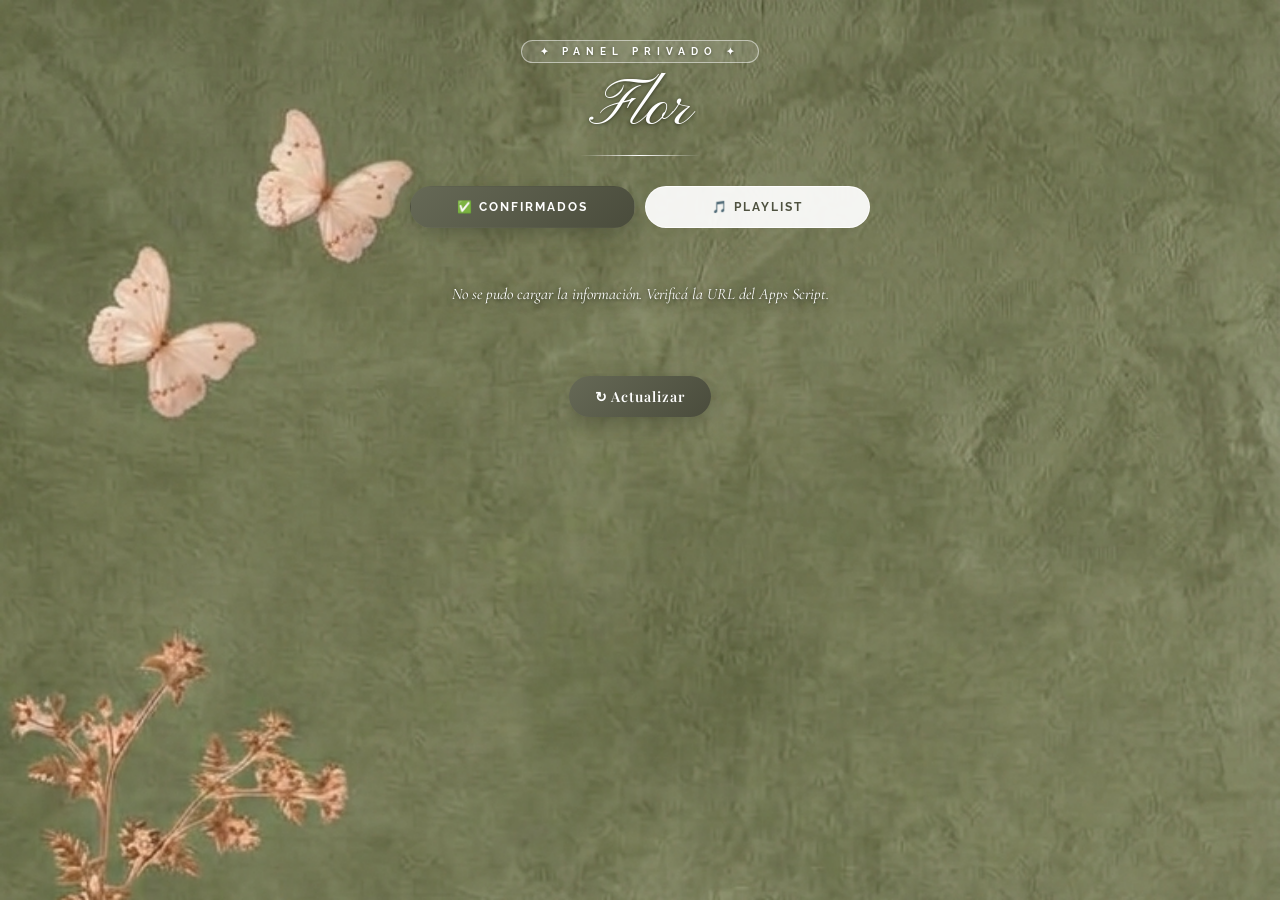
<file: panel-confirmaciones.html>
<!DOCTYPE html>
<html lang="es">
<head>
<meta charset="utf-8"/>
<meta content="width=device-width, initial-scale=1.0" name="viewport"/>
<meta name="robots" content="noindex,nofollow"/>
<title>Panel · Confirmaciones y Playlist</title>
<link href="https://fonts.googleapis.com/css2?family=Playfair+Display:ital,wght@0,400;0,600;1,400;1,600&family=Cormorant+Garamond:ital,wght@0,300;0,400;0,500;1,300;1,400&family=Raleway:wght@300;400;500;700&family=Pinyon+Script&display=swap" rel="stylesheet"/>
<style>
:root{
  --rose-old:#b5737a; --rose-deep:#8b4a52;
  --gold:#a97824; --gold-light:#d4a94e; --gold-pale:#f7f0e0; --gold-deep:#7d5a1a;
  --cream:#fdf8f2;
  --text:#3a2a1e; --text2:#6b4e3d; --text3:#9a7a68;
  --card-bg:rgba(253,248,242,0.9); --bordo:#5c1a1f;
}
*,*::before,*::after{box-sizing:border-box;margin:0;padding:0;}
body{
  /* mismo fondo que la invitación */
  background-color:#f2e0d4;
  background-image:url('bg-natali.png');
  background-size:100% auto;
  background-repeat:repeat-y;
  background-attachment:scroll;
  min-height:100vh;
  font-family:'Cormorant Garamond',serif;color:var(--text);
  padding:40px 16px 60px;
}
.panel-header{text-align:center;margin-bottom:30px;}
.panel-badge{display:inline-block;font-family:'Raleway',sans-serif;font-size:10px;font-weight:700;letter-spacing:6px;color:var(--gold-deep);text-transform:uppercase;background:rgba(169,120,36,.14);padding:5px 18px;border-radius:50px;border:1.5px solid rgba(169,120,36,.5);margin-bottom:14px;}
.panel-title{font-family:'Pinyon Script',cursive;font-size:clamp(42px,10vw,64px);color:var(--rose-deep);line-height:1;}
.gold-line{width:120px;height:1px;background:linear-gradient(90deg,transparent,var(--gold),transparent);margin:14px auto 0;}

/* TABS */
.tabs{display:flex;justify-content:center;gap:10px;max-width:460px;margin:28px auto 0;}
.tab-btn{
  flex:1;padding:13px 10px;border-radius:50px;border:1.5px solid rgba(169,120,36,.4);
  background:rgba(253,248,242,.7);color:var(--gold-deep);
  font-family:'Raleway',sans-serif;font-size:12px;font-weight:700;letter-spacing:2px;
  text-transform:uppercase;cursor:pointer;transition:all .25s;
}
.tab-btn.active{background:linear-gradient(135deg,var(--gold) 0%,#a8803c 60%,var(--rose-old) 100%);color:var(--cream);border-color:transparent;box-shadow:0 6px 20px rgba(169,120,36,.3);}
.tab-btn:not(.active):hover{background:rgba(169,120,36,.1);}

/* CONTENEDOR */
.muro-wrapper{max-width:460px;margin:26px auto 0;display:none;}
.muro-wrapper.active{display:block;}

.pagina-indicador{text-align:center;font-family:'Raleway',sans-serif;font-size:11px;letter-spacing:3px;color:var(--gold-deep);text-transform:uppercase;margin-bottom:16px;}
.total-count{text-align:center;font-family:'Playfair Display',serif;font-style:italic;font-size:18px;color:var(--text2);margin-bottom:18px;}
.total-count strong{color:var(--gold-deep);font-style:normal;}

#muro{display:flex;flex-direction:column;gap:14px;}

.mensaje{
  padding:18px 20px;border-radius:16px;
  background:var(--card-bg);
  border:1px solid rgba(201,169,110,.3);
  box-shadow:0 6px 20px rgba(169,120,36,.1);
  opacity:0;transform:translateY(10px);
  animation:aparecer .45s ease forwards;
  position:relative;
}
.mensaje::before{content:'✦';position:absolute;top:10px;right:14px;color:var(--gold);opacity:.4;font-size:12px;}
.linea{margin-bottom:5px;font-size:16px;}
.linea:last-child{margin-bottom:0;}
.label{font-family:'Raleway',sans-serif;font-size:9px;letter-spacing:2px;color:var(--gold-deep);text-transform:uppercase;font-weight:700;margin-right:6px;}
.nombre{font-family:'Playfair Display',serif;font-weight:600;font-size:18px;color:var(--dark,#3a2a1e);}
.no-data{text-align:center;font-style:italic;color:var(--text3);padding:30px 0;}

/* CONTROLES */
.controles{display:flex;justify-content:space-between;margin-top:20px;gap:10px;}
.controles button{
  flex:1;padding:12px 18px;border-radius:50px;border:1.5px solid rgba(169,120,36,.45);
  background:transparent;color:var(--gold-deep);cursor:pointer;
  font-family:'Raleway',sans-serif;font-size:12px;font-weight:700;letter-spacing:1.5px;
  text-transform:uppercase;transition:all .2s;
}
.controles button:hover{background:rgba(169,120,36,.1);}
#prevBtn1,#nextBtn1,#prevBtn2,#nextBtn2{display:none;}

@keyframes aparecer{to{opacity:1;transform:translateY(0);}}

.refresh-btn{
  display:block;margin:22px auto 0;padding:11px 26px;border-radius:50px;border:none;
  background:linear-gradient(135deg,var(--gold) 0%,#a8803c 60%,var(--rose-old) 100%);
  color:var(--cream);font-family:'Playfair Display',serif;font-size:14px;font-weight:600;
  letter-spacing:1px;cursor:pointer;box-shadow:0 6px 20px rgba(169,120,36,.28);transition:transform .2s;
}
.refresh-btn:hover{transform:translateY(-2px);}

/* Texto sobre la imagen en blanco (igual que la invitación); las tarjetas siguen claras con texto oscuro */
.panel-title,.total-count,.total-count strong,.pagina-indicador,.no-data{color:#fff;text-shadow:0 1px 3px rgba(30,35,20,.6),0 2px 14px rgba(30,35,20,.55);}
.panel-badge{color:#fff;background:rgba(255,255,255,.12);border-color:rgba(255,255,255,.5);text-shadow:0 1px 3px rgba(30,35,20,.5);}
.gold-line{background:linear-gradient(90deg,transparent,#fff,transparent);}
.tab-btn:not(.active){background:rgba(255,255,255,.92);color:#4f5240;border-color:rgba(255,255,255,.9);}
.tab-btn.active{background:linear-gradient(135deg,#666956 0%,#4a4c3c 100%);color:#fff;box-shadow:0 6px 20px rgba(40,45,30,.35);}
.mensaje{background:rgba(255,255,255,.93);border-color:rgba(255,255,255,.7);box-shadow:0 4px 18px rgba(40,45,30,.22);}
.mensaje::before{color:#666956;}
.label{color:#666956;}
.nombre{color:#3b3d30;}
.linea{color:#4f5240;}
.controles button{background:rgba(255,255,255,.92);color:#4f5240;border-color:rgba(255,255,255,.9);}
.refresh-btn{background:linear-gradient(135deg,#666956 0%,#4a4c3c 100%);color:#fff;box-shadow:0 6px 20px rgba(40,45,30,.35);}

@media(max-width:480px){
  .panel-title{font-size:48px;}
  .tabs{max-width:100%;}
}
</style>
</head>
<body>

<div class="panel-header">
  <span class="panel-badge">✦ panel privado ✦</span>
  <p class="panel-title">Flor</p>
  <div class="gold-line"></div>
</div>

<div class="tabs">
  <button class="tab-btn active" id="tabBtn1" onclick="showTab(1)">✅ Confirmados</button>
  <button class="tab-btn" id="tabBtn2" onclick="showTab(2)">🎵 Playlist</button>
</div>

<!-- RSVP -->
<div class="muro-wrapper active" id="wrap1">
  <p class="total-count" id="totalCount1"></p>
  <div id="paginaInfo1" class="pagina-indicador"></div>
  <div id="muro1"></div>
  <div class="controles">
    <button id="prevBtn1" onclick="prev(1)">⬅ Anterior</button>
    <button id="nextBtn1" onclick="next(1)">Siguiente ➡</button>
  </div>
  <button class="refresh-btn" onclick="cargar(1)">↻ Actualizar</button>
</div>

<!-- CANCIONES -->
<div class="muro-wrapper" id="wrap2">
  <p class="total-count" id="totalCount2"></p>
  <div id="paginaInfo2" class="pagina-indicador"></div>
  <div id="muro2"></div>
  <div class="controles">
    <button id="prevBtn2" onclick="prev(2)">⬅ Anterior</button>
    <button id="nextBtn2" onclick="next(2)">Siguiente ➡</button>
  </div>
  <button class="refresh-btn" onclick="cargar(2)">↻ Actualizar</button>
</div>

<script>
/* URLs de tus 2 Apps Script (GET) */
const URL_RSVP  = "https://script.google.com/macros/s/AKfycbz6zaMCX1VZ4fJ3eFZGw3TyyHkt1BLvQLmtPGyWaBY5JwIGKgKdiTIKQ6f_ffNEU2fv/exec";   // debe tener función doGet()
const URL_SONG  = "https://script.google.com/macros/s/AKfycbxG9x1zsO56X3GVjG6DryMdq3UYRrtVRGF-WqLlh7WSq2Ndp1s1K5nhFvDLbYbqTQGU/exec"; // debe tener función doGet()

const POR_PAGINA = window.innerWidth < 600 ? 5 : 10;

const estado = {
  1:{pagina:0,datos:[],url:URL_RSVP,tipoLabel:'Nombre',tipoLabel2:'Dato'},
  2:{pagina:0,datos:[],url:URL_SONG,tipoLabel:'Canción',tipoLabel2:'Link'}
};

function showTab(n){
  document.getElementById('tabBtn1').classList.toggle('active', n===1);
  document.getElementById('tabBtn2').classList.toggle('active', n===2);
  document.getElementById('wrap1').classList.toggle('active', n===1);
  document.getElementById('wrap2').classList.toggle('active', n===2);
}

/* Clave de lectura: solo se pide si el Apps Script responde "no autorizado".
   No queda escrita en el código; se guarda en la pestaña mientras esté abierta. */
function pedirClave(claveFallida){
  /* si la otra pestaña ya consiguió una clave distinta a la que falló, se reutiliza (no se pregunta dos veces) */
  const guardada=sessionStorage.getItem('xv_clave')||'';
  if(guardada && guardada!==claveFallida) return guardada;
  const c=prompt('Clave del panel:')||'';
  sessionStorage.setItem('xv_clave',c);
  return c;
}
async function pedir(url,clave){
  const r=await fetch(url+'?t='+Date.now()+(clave?'&key='+encodeURIComponent(clave):''));
  return r.json();
}

async function cargar(n){
  const st=estado[n];
  try{
    const usada=sessionStorage.getItem('xv_clave')||'';
    let data=await pedir(st.url,usada);
    if(data&&!Array.isArray(data)&&data.status==='no autorizado'){
      data=await pedir(st.url,pedirClave(usada));
    }
    if(data&&!Array.isArray(data)&&data.status==='no autorizado'){
      sessionStorage.removeItem('xv_clave');
      document.getElementById('muro'+n).innerHTML='<p class="no-data">Clave incorrecta. Tocá “Actualizar” para reintentar.</p>';
      return;
    }
    st.datos = Array.isArray(data) ? data.reverse() : [];
    st.pagina = 0;
    render(n);
  }catch(e){
    document.getElementById('muro'+n).innerHTML = '<p class="no-data">No se pudo cargar la información. Verificá la URL del Apps Script.</p>';
  }
}

function render(n){
  const st=estado[n];
  const muro=document.getElementById('muro'+n);
  const info=document.getElementById('paginaInfo'+n);
  const total=document.getElementById('totalCount'+n);
  muro.innerHTML='';

  total.innerHTML = n===1
    ? `<strong>${st.datos.length}</strong> persona${st.datos.length===1?'':'s'} confirmada${st.datos.length===1?'':'s'}`
    : `<strong>${st.datos.length}</strong> canci${st.datos.length===1?'ón':'ones'} sugerida${st.datos.length===1?'':'s'}`;

  if(st.datos.length===0){
    muro.innerHTML='<p class="no-data">'+(n===1?'Todavía no hay confirmaciones 🌹':'Todavía no hay canciones 🎵')+'</p>';
    info.innerText='';
    document.getElementById('prevBtn'+n).style.display='none';
    document.getElementById('nextBtn'+n).style.display='none';
    return;
  }

  const totalPaginas=Math.ceil(st.datos.length/POR_PAGINA);
  const inicio=st.pagina*POR_PAGINA;
  const fin=inicio+POR_PAGINA;
  info.innerText=`Página ${st.pagina+1} de ${totalPaginas}`;

  st.datos.slice(inicio,fin).forEach((m,i)=>{
    const div=document.createElement('div');
    div.className='mensaje';
    div.style.animationDelay=`${i*0.06}s`;
    /* textContent: lo que escriben los invitados nunca se interpreta como HTML */
    const fila=(etiqueta,valor,clase)=>{
      const l=document.createElement('div'); l.className='linea';
      const e=document.createElement('span'); e.className='label'; e.textContent=etiqueta;
      const v=document.createElement('span'); if(clase) v.className=clase; v.textContent=valor;
      l.appendChild(e); l.appendChild(v); return l;
    };
    div.appendChild(fila(st.tipoLabel,String(m.nombre||'Anónimo'),'nombre'));
    div.appendChild(fila(st.tipoLabel2,String(m.mensaje||'-')));
    muro.appendChild(div);
  });

  document.getElementById('prevBtn'+n).style.display = st.pagina===0 ? 'none' : 'inline-block';
  document.getElementById('nextBtn'+n).style.display = fin<st.datos.length ? 'inline-block' : 'none';
}

function next(n){ estado[n].pagina++; render(n); }
function prev(n){ estado[n].pagina--; render(n); }

cargar(1);
cargar(2);
</script>
</body>
</html>
</file>
<file: styles.css>
:root{
  --rose-old:#ffffff; --rose-deep:#666956; --rose-light:#ffffff; --rose-pale:#f8e9e7;
  --gold:#ffffff; --gold-light:#ffffff; --gold-pale:#f7ece9; --gold-deep:#ffffff;
  --beige:#f4ece8; --beige2:#ebdfd9; --beige3:#ddcdc5;
  --cream:#fbf6f3; --cream2:rgba(251,246,243,0.88); --cream3:rgba(251,246,243,0.55);
  --text:#ffffff; --text2:rgba(255,255,255,0.96); --text3:rgba(255,255,255,0.88);
  --dark:#ffffff; --dark2:#575a48;
  --card-bg:rgba(255,255,255,0.93); --card-border:rgba(255,255,255,0.7);
  --fucsia-lila:#ffffff;
  --bordo:#4a4c3c; --bordo-light:#8c8f7c;
}
*,*::before,*::after{box-sizing:border-box;margin:0;padding:0;}
html{scroll-behavior:smooth;}
body{
  background-color:#f2e0d4;
  background-image:url('bg-natali.png');
  background-size:100% auto;
  background-repeat:repeat-y;
  background-attachment:scroll;
  font-family:'Cormorant Garamond',serif;color:var(--text);overflow-x:hidden;
}

::-webkit-scrollbar{width:4px;}
::-webkit-scrollbar-track{background:var(--beige);}
::-webkit-scrollbar-thumb{background:var(--gold);border-radius:2px;}

/* PÉTALOS */
#petals{position:fixed;inset:0;pointer-events:none;z-index:5;}
.petal{
  position:absolute;top:-20px;border-radius:50%;
  animation:petalFall linear infinite, petalTwinkle .4s ease-in-out infinite alternate;
  opacity:0;
}
@keyframes petalFall{
  0%{transform:translateY(0) rotate(0deg) translateX(0);opacity:.7;}
  50%{transform:translateY(50vh) rotate(200deg) translateX(18px);opacity:.5;}
  100%{transform:translateY(108vh) rotate(380deg) translateX(-12px);opacity:0;}
}
@keyframes petalTwinkle{
  0%{filter:brightness(1) saturate(1);}
  100%{filter:brightness(2.4) saturate(1.4);}
}

/* HERO */
#hero{
  min-height:100vh;display:flex;flex-direction:column;align-items:center;
  justify-content:center;position:relative;overflow:hidden;padding:60px 24px;
  background:transparent;
}
/* Foto de fondo semitransparente */
#hero-bg-photo{
  position:absolute;inset:0;
  background-image:url('img/foto-5.jpg');
  background-size:cover;background-position:center top;
  opacity:0.18;filter:blur(1px) saturate(0.75) sepia(.15);z-index:0;
}
#hero > *:not(#hero-bg-photo){position:relative;z-index:1;}

.hero-sparkle{position:absolute;border-radius:50%;animation:sparkle ease-in-out infinite;z-index:1;}
@keyframes sparkle{0%,100%{opacity:0;transform:scale(0);}50%{opacity:.5;transform:scale(1);}}

/* Ornamentos de esquina en hero */
.hero-corner{position:absolute;font-size:clamp(22px,4vw,34px);color:var(--gold-deep);opacity:.4;z-index:1;}
.hero-corner.tl{top:22px;left:22px;} .hero-corner.tr{top:22px;right:22px;transform:scaleX(-1);}
.hero-corner.bl{bottom:22px;left:22px;transform:scaleY(-1);} .hero-corner.br{bottom:22px;right:22px;transform:scale(-1);}

.hero-badge{
  background:rgba(255,255,255,0.14);border:1.5px solid rgba(255,255,255,0.7);
  border-radius:50px;padding:8px 24px;margin-bottom:22px;
  font-family:'Raleway',sans-serif;font-size:10px;font-weight:700;letter-spacing:7px;
  color:#ffffff;text-transform:uppercase;
  box-shadow:0 2px 12px rgba(255,255,255,.18);
  opacity:0;animation:fadeUp 1s .1s forwards;
}
.hero-badge{color:#fff!important;border-color:rgba(255,255,255,.5)!important;}
.hero-pre{font-family:'Raleway',sans-serif;font-size:11px;letter-spacing:7px;color:var(--rose-old);text-transform:uppercase;margin-bottom:5px;opacity:0;animation:fadeUp 1s .3s forwards;}
.hero-name{font-family:'Pinyon Script',cursive;font-size:clamp(80px,20vw,140px);font-weight:400;color:var(--fucsia-lila);line-height:1;text-shadow:0 2px 28px rgba(150,80,90,.28);opacity:0;animation:fadeUp 1s .55s forwards;}
.hero-xv{
  font-family:'Playfair Display',serif;font-size:clamp(78px,21vw,140px);font-weight:600;
  color:var(--gold);line-height:1;
  text-shadow:0 2px 40px rgba(255,255,255,.3);
  opacity:0;animation:fadeUp 1s .8s forwards;
}
.hero-anos{font-family:'Playfair Display',serif;font-style:italic;font-size:20px;color:var(--text2);letter-spacing:4px;margin-top:2px;opacity:0;animation:fadeUp 1s 1s forwards;}
.hero-divider{width:140px;height:1px;background:linear-gradient(90deg,transparent,var(--gold),transparent);margin:18px auto;opacity:0;animation:fadeUp 1s .9s forwards;}

.music-btn-wrap{margin-top:36px;opacity:0;animation:fadeUp 1s 1.3s forwards;}
.music-card{background:rgba(255,255,255,0.93);border:1px solid rgba(255,255,255,0.38);border-radius:16px;padding:20px 26px;max-width:320px;margin:0 auto;backdrop-filter:blur(10px);box-shadow:0 4px 24px rgba(255,255,255,.15);}
.music-card p{font-style:italic;font-size:16px;color:var(--text2);margin-bottom:13px;line-height:1.6;text-align:center;}
.btn-music{display:inline-flex;align-items:center;gap:10px;background:linear-gradient(135deg,var(--bordo-light) 0%,var(--bordo) 100%);border:none;border-radius:50px;color:var(--cream);padding:13px 26px;font-family:'Playfair Display',serif;font-size:15px;font-weight:600;cursor:pointer;transition:transform .2s,box-shadow .2s;letter-spacing:1px;box-shadow:0 6px 20px rgba(74,76,60,.3);}
.btn-music:hover{transform:translateY(-2px);box-shadow:0 8px 26px rgba(74,76,60,.4);}
.audio-playing{display:none;align-items:center;justify-content:center;gap:4px;margin-top:11px;color:var(--gold);font-size:11px;letter-spacing:2px;font-family:'Raleway',sans-serif;}
.audio-playing.show{display:flex;}
.bar-anim{width:3px;border-radius:2px;background:var(--gold);animation:barB ease-in-out infinite;}
@keyframes barB{0%,100%{height:4px;}50%{height:14px;}}
@keyframes fadeUp{from{opacity:0;transform:translateY(22px);}to{opacity:1;transform:translateY(0);}}

/* SECCIONES */
.section{position:relative;z-index:2;padding:72px 24px;text-align:center;background:rgba(251,246,243,0.35);border-bottom:none;}
.s-dark{background:rgba(251,246,243,0.35);}
.s-rose{background:rgba(251,246,243,0.35);}
.sec-tag{display:inline-block;font-family:'Raleway',sans-serif;font-size:10px;font-weight:700;color:#ffffff;letter-spacing:6px;text-transform:uppercase;margin-bottom:12px;background:rgba(255,255,255,.12);padding:5px 16px;border-radius:50px;border:1.5px solid rgba(255,255,255,.45);}
.sec-title{font-family:'Playfair Display',serif;font-size:clamp(28px,6.5vw,44px);font-weight:600;color:var(--fucsia-lila);line-height:1.25;font-style:italic;}
.sec-body{font-size:clamp(20px,4.2vw,24px);line-height:1.85;color:var(--text);max-width:480px;margin:16px auto 0;}
.gold-line{width:120px;height:1px;background:linear-gradient(90deg,transparent,var(--gold),transparent);margin:18px auto;}
.ornament{color:rgba(255,255,255,.5);font-size:18px;letter-spacing:8px;}

/* INVITACIÓN */
.invite-card{max-width:480px;margin:26px auto 0;background:rgba(255,255,255,0.93);border:1px solid rgba(255,255,255,0.35);border-radius:16px;padding:34px 28px;position:relative;box-shadow:0 4px 32px rgba(255,255,255,.12);backdrop-filter:blur(10px);}
.invite-card::before{content:'✦';position:absolute;color:var(--bordo);opacity:.55;font-size:12px;top:14px;left:18px;}
.invite-card::after{content:'✦';position:absolute;color:var(--bordo);opacity:.55;font-size:12px;bottom:14px;right:18px;}
.invite-who{font-family:'Raleway',sans-serif;font-size:10px;letter-spacing:5px;color:var(--rose-old);text-transform:uppercase;margin-bottom:10px;}
.invite-text{font-size:clamp(20px,4.2vw,25px);line-height:1.85;color:var(--text);font-style:italic;}
.invite-date{display:inline-block;margin-top:18px;background:linear-gradient(135deg,rgba(255,255,255,.14),rgba(255,255,255,.08));border:1px solid rgba(255,255,255,.35);border-radius:50px;padding:9px 22px;font-family:'Playfair Display',serif;font-size:16px;color:var(--gold);letter-spacing:2px;}

/* COUNTDOWN */
.countdown-grid{display:table;width:100%;max-width:360px;margin:30px auto 0;border-collapse:separate;border-spacing:6px 0;}
.count-box{display:table-cell;width:25%;background:var(--card-bg);border:1px solid rgba(255,255,255,.32);border-radius:14px;padding:12px 4px;box-shadow:0 4px 20px rgba(255,255,255,.12);text-align:center;vertical-align:middle;}
.count-num{font-family:'Playfair Display',serif;font-size:clamp(32px,7vw,48px);font-weight:600;color:var(--gold);line-height:1;display:block;}
.count-label{font-family:'Raleway',sans-serif;font-size:10px;font-weight:600;color:var(--text2);letter-spacing:3px;text-transform:uppercase;display:block;margin-top:5px;}
#event-arrived{display:none;font-family:'Playfair Display',serif;font-size:clamp(26px,6vw,40px);font-style:italic;color:var(--gold);margin-top:20px;animation:fadeUp 1s forwards;}

/* MOOD */
.mood-grid{display:flex;justify-content:center;gap:14px;flex-wrap:wrap;margin-top:30px;}
.mood-grid-vertical{flex-direction:column;align-items:stretch;max-width:420px;margin-left:auto;margin-right:auto;}
.mood-btn{background:var(--card-bg);border:1px solid rgba(255,255,255,.22);border-radius:14px;padding:20px 18px;min-width:110px;flex:1;max-width:155px;cursor:pointer;transition:all .25s;font-family:'Cormorant Garamond',serif;color:var(--text2);text-align:center;box-shadow:0 2px 12px rgba(255,255,255,.07);}
.mood-grid-vertical .mood-btn{max-width:100% !important;width:100%;display:flex;align-items:center;gap:18px;padding:20px 22px;text-align:left;flex:none;}
.mood-grid-vertical .mood-icon{font-size:34px;flex-shrink:0;margin-bottom:0;}
.mood-grid-vertical .mood-label{font-size:19px;font-weight:500;}
.mood-btn-centered{justify-content:center !important;text-align:center !important;}
.mood-btn-centered .mood-icon{font-size:38px;}
.mood-btn-centered .mood-label{font-size:20px;font-weight:600;}
.mood-btn:hover{background:rgba(255,255,255,.1);border-color:rgba(255,255,255,.5);transform:translateY(-3px);box-shadow:0 6px 20px rgba(255,255,255,.15);}
.mood-btn.selected{background:linear-gradient(135deg,rgba(255,255,255,.14),rgba(255,255,255,.08));border-color:var(--gold);color:var(--text);}
.mood-icon{font-size:28px;display:block;margin-bottom:8px;}
.mood-label{font-size:16px;display:block;}
#mood-response{margin-top:18px;font-style:italic;font-size:18px;color:var(--rose-old);min-height:26px;transition:opacity .4s;}

/* LUGAR */
.map-embed-wrap{max-width:460px;margin:18px auto 0;border-radius:14px;overflow:hidden;border:1px solid rgba(255,255,255,.3);box-shadow:0 4px 20px rgba(255,255,255,.15);}
.map-embed-wrap iframe{display:block;filter:sepia(.12) saturate(.9);}

.music-sign{
  position:relative;display:inline-flex;align-items:center;gap:12px;
  background:#ffffff;
  color:#4f5240;padding:15px 32px;border-radius:50px;
  box-shadow:0 8px 26px rgba(255,255,255,.35),inset 0 1px 2px rgba(255,255,255,.25);
  border:1px solid rgba(251,246,243,.35);
  margin:30px auto 0;
  max-width:fit-content;
}
.music-sign::before,.music-sign::after{
  content:'✦';position:absolute;top:50%;transform:translateY(-50%);
  color:rgba(251,246,243,.5);font-size:11px;
}
.music-sign::before{left:14px;}
.music-sign::after{right:14px;}
.music-sign-icon{font-size:18px;}
.music-sign-text{font-family:'Playfair Display',serif;font-style:italic;font-weight:600;font-size:clamp(14px,3.6vw,18px);letter-spacing:.5px;line-height:1.35;padding:0 6px;text-align:center;}

.lugar-info{display:table;width:100%;max-width:500px;margin:26px auto;border-collapse:separate;border-spacing:8px 0;}
.lugar-detail{display:table-cell;width:33.33%;text-align:center;background:var(--card-bg);border:1px solid rgba(255,255,255,.24);border-radius:14px;padding:12px 4px;box-shadow:0 2px 14px rgba(255,255,255,.08);vertical-align:middle;}
.ld-icon{font-size:22px;display:block;margin-bottom:4px;}
.ld-label{font-family:'Raleway',sans-serif;font-size:12px;font-weight:600;letter-spacing:3px;color:var(--gold);text-transform:uppercase;display:block;margin-bottom:5px;}
.ld-val{font-size:clamp(18px,4.2vw,23px);font-weight:600;color:var(--dark);font-family:'Playfair Display',serif;}
.map-wrap{max-width:520px;margin:0 auto;border-radius:14px;overflow:hidden;border:1px solid rgba(255,255,255,.28);box-shadow:0 4px 24px rgba(255,255,255,.1);}

/* FORMS */
.rsvp-form,.cancion-form,.wall-form{max-width:420px;margin:28px auto 0;display:flex;flex-direction:column;gap:13px;}
.field-label{display:block;font-family:'Raleway',sans-serif;font-size:10px;letter-spacing:4px;color:var(--gold);text-transform:uppercase;margin-bottom:7px;text-align:left;}
.rsvp-input{background:rgba(255,255,255,.95);border:1px solid #fff;border-radius:10px;color:#3b3d30;padding:15px 16px;font-family:'Cormorant Garamond',serif;font-size:20px;width:100%;outline:none;transition:border-color .2s,box-shadow .2s;-webkit-appearance:none;}
.rsvp-input:focus{border-color:#ffffff;background:#fff;box-shadow:0 0 0 3px rgba(255,255,255,.1);}
.rsvp-input::placeholder{color:rgba(59,61,48,.5);}
textarea.rsvp-input{resize:vertical;min-height:80px;}
.btn-gold{background:linear-gradient(135deg,#ffffff 0%,#f4f4ef 100%);background-size:200% 200%;border:none;border-radius:10px;color:#4f5240;padding:15px 26px;font-family:'Playfair Display',serif;font-size:17px;font-weight:600;cursor:pointer;letter-spacing:2px;transition:transform .2s,box-shadow .2s,background-position .4s;width:100%;}
.btn-gold:hover{transform:translateY(-2px);box-shadow:0 8px 24px rgba(255,255,255,.35);background-position:right center;}
.btn-gold:disabled{opacity:.5;cursor:not-allowed;transform:none;}
.success-box{display:none;padding:34px 20px;text-align:center;}
.success-icon{font-size:50px;display:block;margin-bottom:14px;}
.success-msg{font-style:italic;font-size:clamp(16px,4vw,20px);color:var(--text2);line-height:1.7;}

/* SLIDESHOW */
.slides-wrap{position:relative;max-width:340px;margin:30px auto 0;}
.slide{display:none;flex-direction:column;align-items:center;gap:14px;animation:slideIn .6s ease forwards;}
.slide.active{display:flex;}
@keyframes slideIn{from{opacity:0;transform:scale(.97);}to{opacity:1;transform:scale(1);}}
.slide-photo{
  position:relative;
  width:clamp(210px,64vw,280px);height:clamp(210px,64vw,280px);
  border-radius:50%;
  padding:9px;
  background:
    radial-gradient(circle at 30% 20%, rgba(255,255,255,.5), transparent 60%),
    linear-gradient(135deg,var(--gold-light),var(--gold) 45%,var(--rose-old) 100%);
  box-shadow:0 10px 34px rgba(255,255,255,.28),0 0 0 1px rgba(255,255,255,.15);
}
.slide-photo::before{
  content:'';position:absolute;inset:9px;border-radius:50%;
  border:1px solid rgba(255,248,242,.7);pointer-events:none;z-index:2;
}
.slide-photo::after{
  content:'✦';position:absolute;top:-6px;left:50%;transform:translateX(-50%);
  color:#666956;font-size:16px;background:var(--cream);
  width:22px;height:22px;line-height:22px;border-radius:50%;
  border:1px solid rgba(255,255,255,.4);z-index:3;
}
.slide-photo-inner{width:100%;height:100%;border-radius:50%;overflow:hidden;background:rgba(255,255,255,.08);}
.slide-photo img{width:100%;height:100%;object-fit:cover;object-position:center top;display:block;}.slide-photo-placeholder{width:100%;height:100%;display:flex;flex-direction:column;align-items:center;justify-content:center;gap:8px;font-size:40px;}
.slide-photo-placeholder span{font-size:11px;color:var(--gold);letter-spacing:2px;font-style:italic;}
.slide-year-tag{background:#fff;color:#4f5240;font-family:'Playfair Display',serif;font-size:12px;font-weight:600;letter-spacing:2px;padding:5px 14px;border-radius:50px;}
.slide-caption{font-style:italic;font-size:16px;color:var(--text2);}
.slide-dots{display:flex;justify-content:center;gap:8px;margin-top:16px;}
.sdot{width:7px;height:7px;border-radius:50%;background:rgba(255,255,255,.22);cursor:pointer;transition:all .3s;border:none;padding:0;}
.sdot.active{background:var(--gold);transform:scale(1.3);}
.slide-nav{display:flex;justify-content:center;gap:14px;margin-top:14px;}
.slide-nav button{background:var(--card-bg);border:1px solid rgba(255,255,255,.28);border-radius:50%;width:44px;height:44px;color:var(--gold);font-size:18px;cursor:pointer;transition:all .2s;box-shadow:0 2px 8px rgba(255,255,255,.08);}
.slide-nav button:hover{background:rgba(255,255,255,.12);border-color:var(--gold);}

/* DRESS CODE */
.dress-grid{display:flex;justify-content:center;gap:24px;flex-wrap:nowrap;margin-top:26px;}
.dress-card{background:var(--card-bg);border:1px solid rgba(255,255,255,.2);border-radius:14px;padding:22px 15px;flex:0 0 calc(50% - 12px);max-width:200px;box-shadow:0 2px 12px rgba(255,255,255,.07);}
.dress-swatch{width:50px;height:50px;border-radius:50%;margin:0 auto 12px;border:2px solid rgba(255,255,255,.28);}
.dress-name{font-family:'Playfair Display',serif;font-size:16px;color:var(--text);display:block;margin-bottom:3px;}
.dress-hint{font-size:12px;font-style:italic;color:var(--text3);}
.dress-avoid{margin-top:20px;font-size:16px;color:var(--text2);}
.dress-avoid strong{color:var(--rose-old);}

/* MURO */
.messages-grid{display:grid;grid-template-columns:repeat(auto-fill,minmax(210px,1fr));gap:13px;max-width:620px;margin:24px auto 0;text-align:left;}
.msg-card{background:var(--card-bg);border:1px solid rgba(255,255,255,.18);border-radius:12px;padding:16px 14px;animation:fadeUp .5s forwards;box-shadow:0 2px 12px rgba(255,255,255,.06);}
.msg-author{font-family:'Raleway',sans-serif;font-size:10px;letter-spacing:3px;color:var(--gold);text-transform:uppercase;margin-bottom:7px;}
.msg-text{font-style:italic;font-size:18px;color:var(--text2);line-height:1.65;}
/* REGALOS */
.cuenta-card{max-width:320px;margin:26px auto 0;background:var(--card-bg);border:1px solid rgba(255,255,255,.3);border-radius:14px;padding:22px;box-shadow:0 4px 20px rgba(255,255,255,.1);}
.cuenta-row{display:flex;justify-content:space-between;align-items:center;padding:8px 0;border-bottom:1px solid rgba(255,255,255,.12);}
.cuenta-row:last-child{border-bottom:none;}
.cuenta-key{font-family:'Raleway',sans-serif;font-size:11px;letter-spacing:3px;color:var(--gold);text-transform:uppercase;}
.cuenta-val{font-family:'Courier New',Courier,monospace;font-size:19px;font-weight:700;color:var(--text);letter-spacing:1px;}

/* COMPARTIR */
.compartir-card{max-width:340px;margin:26px auto 0;background:var(--card-bg);border:1px solid rgba(255,255,255,.2);border-radius:18px;padding:26px 20px;box-shadow:0 4px 20px rgba(255,255,255,.08);}
.ig-link{display:inline-flex;align-items:center;gap:10px;margin-top:14px;background:linear-gradient(135deg,#e1306c,#833ab4);border-radius:50px;padding:11px 20px;color:#fff;font-family:'Raleway',sans-serif;font-size:14px;font-weight:500;text-decoration:none;transition:transform .2s,box-shadow .2s;}
.ig-link:hover{transform:translateY(-2px);box-shadow:0 8px 24px rgba(131,58,180,.35);}

/* FOOTER */
footer{position:relative;z-index:2;padding:60px 24px 40px;text-align:center;background:transparent;}
.footer-name{font-family:'Pinyon Script',cursive;font-size:42px;color:var(--gold);}
.footer-sub{font-size:12px;color:var(--text3);letter-spacing:3px;margin-top:5px;text-transform:uppercase;}
.footer-dev{margin-top:28px;font-family:'Raleway',sans-serif;font-size:12px;font-weight:500;letter-spacing:3px;color:rgba(255,255,255,.7);text-transform:uppercase;}
.footer-dev a{color:var(--gold-deep);opacity:1;font-weight:700;text-decoration:none;}
.footer-dev a:hover{text-decoration:underline;}

/* LOADING */
.sheet-loading{font-family:'Raleway',sans-serif;font-size:11px;letter-spacing:3px;color:var(--gold);text-align:center;margin-top:12px;display:none;}
.sheet-loading.show{display:block;}

/* RSVP MULTI-PERSONA */
.rsvp-person-form{margin-bottom:18px;padding-bottom:18px;border-bottom:1px solid rgba(255,255,255,.15);}
.rsvp-person-form:last-child{border-bottom:none;margin-bottom:0;}
.rsvp-person-label{font-family:'Raleway',sans-serif;font-size:11px;letter-spacing:3px;color:var(--gold);text-transform:uppercase;margin-bottom:10px;display:flex;align-items:center;justify-content:space-between;}
.btn-add-person{background:rgba(255,255,255,.07);border:1px solid rgba(255,255,255,.3);border-radius:50px;color:var(--gold);padding:12px 24px;font-family:'Raleway',sans-serif;font-size:12px;font-weight:500;letter-spacing:3px;text-transform:uppercase;cursor:pointer;width:100%;transition:all .2s;}
.btn-add-person:hover{background:rgba(255,255,255,.12);border-color:var(--gold);}
.btn-remove-person{background:none;border:1px solid rgba(255,255,255,.3);border-radius:20px;color:var(--rose-old);font-size:10px;padding:2px 8px;cursor:pointer;letter-spacing:1px;font-family:'Raleway',sans-serif;}
.btn-add-more{margin-top:20px;background:transparent;border:1px solid rgba(255,255,255,.4);border-radius:50px;color:var(--gold);padding:12px 24px;font-family:'Raleway',sans-serif;font-size:12px;font-weight:500;letter-spacing:2px;text-transform:uppercase;cursor:pointer;transition:all .2s;}
.btn-add-more:hover{background:rgba(255,255,255,.08);border-color:var(--gold);}
.btn-load-more{background:transparent;border:1px solid rgba(255,255,255,.35);border-radius:50px;color:var(--gold);padding:14px 30px;font-family:'Playfair Display',serif;font-size:16px;cursor:pointer;transition:all .25s;}
.btn-load-more:hover{background:rgba(255,255,255,.08);border-color:var(--gold);}

/* CONFETTI / NOTAS */
.party-burst{position:absolute;inset:0;pointer-events:none;overflow:visible;z-index:10;}
.confetti-piece{position:absolute;border-radius:2px;animation:confettiFly 1.2s ease-out forwards;opacity:0;top:50%;left:50%;}
@keyframes confettiFly{
  0%{transform:translate(-50%,-50%) scale(0) rotate(0deg);opacity:1;}
  50%{opacity:1;}
  100%{transform:translate(var(--tx),var(--ty)) scale(1) rotate(var(--rot));opacity:0;}
}
.music-burst{position:absolute;inset:0;pointer-events:none;overflow:hidden;border-radius:inherit;z-index:1;}
.music-note{position:absolute;animation:noteFly 1.6s ease-out forwards;opacity:0;}
@keyframes noteFly{
  0%{transform:translate(-50%,-50%) scale(0);opacity:1;top:50%;left:50%;}
  30%{opacity:1;}
  100%{transform:translate(var(--tx),var(--ty)) scale(1.2) rotate(var(--rot));opacity:0;}
}
.song-success-content{position:relative;z-index:2;padding:20px;}
.vinyl-spin{font-size:64px;display:inline-block;animation:vinylSpin 1.2s ease-out both;}
@keyframes vinylSpin{0%{transform:scale(0) rotate(-360deg);opacity:0;}70%{transform:scale(1.12) rotate(15deg);}100%{transform:scale(1) rotate(0);opacity:1;}}
.song-success-headline{font-family:'Playfair Display',serif;font-size:clamp(18px,5vw,26px);font-style:italic;font-weight:600;color:var(--gold);margin:10px 0 8px;}

/* MUSIC FLOAT */
#music-float:hover{transform:scale(1.1);box-shadow:0 6px 28px rgba(255,255,255,.45);}

/* RESPONSIVE */
@media(max-width:480px){
  .section{padding:56px 16px;}
  .messages-grid{grid-template-columns:1fr;}
  .countdown-grid{max-width:100%;border-spacing:4px 0;}
  .lugar-info{border-spacing:4px 0;}
  .ld-val{font-size:12px;}
  .ld-label{font-size:9px;letter-spacing:2px;}
  .ld-icon{font-size:18px;}
  .dress-grid{gap:16px;}
}

/* ═══ ROSAS DECORATIVAS COSTADOS ═══ */
.roses-left,.roses-right{
  position:fixed;top:0;width:clamp(70px,14vw,130px);height:100vh;
  pointer-events:none;z-index:3;overflow:hidden;
}
.roses-left{left:0;}
.roses-right{right:0;}
.rose-svg{position:absolute;opacity:.62;}
/* ═══ CIERRE / FOTO FINAL ═══ */
/* Marco en forma de arco, con borde blanco y línea fina interior */
.closing-frame{
  position:relative;width:min(320px,82vw);margin:40px auto 0;
  padding:11px;
  border-radius:999px 999px 26px 26px;
  background:linear-gradient(145deg,#ffffff 0%,#f1e8e2 50%,#ffffff 100%);
  box-shadow:0 18px 44px rgba(40,45,30,.38),0 0 0 1px rgba(255,255,255,.7),0 0 38px rgba(255,255,255,.28);
  animation:fadeUp 1s .1s both;
}
/* estrellita arriba, como en el carrusel */
.closing-frame::before{
  content:'✦';position:absolute;top:-12px;left:50%;transform:translateX(-50%);
  width:26px;height:26px;line-height:26px;border-radius:50%;
  background:var(--cream);color:#666956;font-size:15px;
  border:1px solid rgba(255,255,255,.7);z-index:4;
  text-shadow:none;
}
/* las esquinas ❧ no combinan con el arco */
.closing-corner{display:none;}
.closing-photo{
  position:relative;z-index:1;width:100%;
  aspect-ratio:3/4;overflow:hidden;
  border-radius:999px 999px 18px 18px;
  background:#e9ddd5;
  filter:none;
}
/* línea fina interior */
.closing-photo::after{
  content:'';position:absolute;inset:7px;
  border:1px solid rgba(255,255,255,.75);
  border-radius:999px 999px 12px 12px;
  pointer-events:none;z-index:2;
  box-shadow:inset 0 0 24px rgba(40,45,30,.18);
}
.closing-photo img{
  width:100%;height:100%;display:block;
  object-fit:cover;object-position:center top;
}
.closing-caption{
  margin-top:26px;text-align:center;white-space:nowrap;
  font-family:'Pinyon Script',cursive;font-size:clamp(26px,7vw,36px);
  color:#fff;
}
.closing-caption::before,.closing-caption::after{
  content:'';display:inline-block;width:22px;height:1px;vertical-align:middle;
  background:linear-gradient(90deg,transparent,rgba(255,255,255,.85));margin:0 8px;
}
.closing-caption::after{transform:scaleX(-1);}

.progress-wrap{
  display:none;width:100%;max-width:420px;margin:10px auto 0;
  height:8px;border-radius:50px;overflow:hidden;
  background:rgba(74,76,60,.12);
  border:1px solid rgba(74,76,60,.15);
}
.progress-wrap.show{display:block;}
.progress-bar{
  height:100%;width:0%;border-radius:50px;
  background:linear-gradient(90deg,var(--bordo-light),var(--bordo));
  transition:width .15s linear;
}

/* Contenedores blancos: texto oscuro dentro */
.music-card,.invite-card,.count-box,.mood-btn,.lugar-detail,.slide-nav button,.dress-card,.msg-card,.cuenta-card,.compartir-card{--dark:#3b3d30;--dark2:#4f5240;--text:#3b3d30;--text2:#4f5240;--text3:#666956;--gold:#666956;--gold-light:#8c8f7c;--gold-deep:#666956;--rose-old:#666956;--fucsia-lila:#666956;box-shadow:0 4px 18px rgba(40,45,30,.22);}
/* Legibilidad del texto blanco sobre la imagen */
.hero-name,.hero-pre,.hero-xv,.hero-anos,.sec-title,.sec-body,.sec-tag,.field-label,.dress-avoid,.closing-caption{text-shadow:0 1px 3px rgba(30,35,20,.6),0 2px 14px rgba(30,35,20,.55)!important;}
</file>
